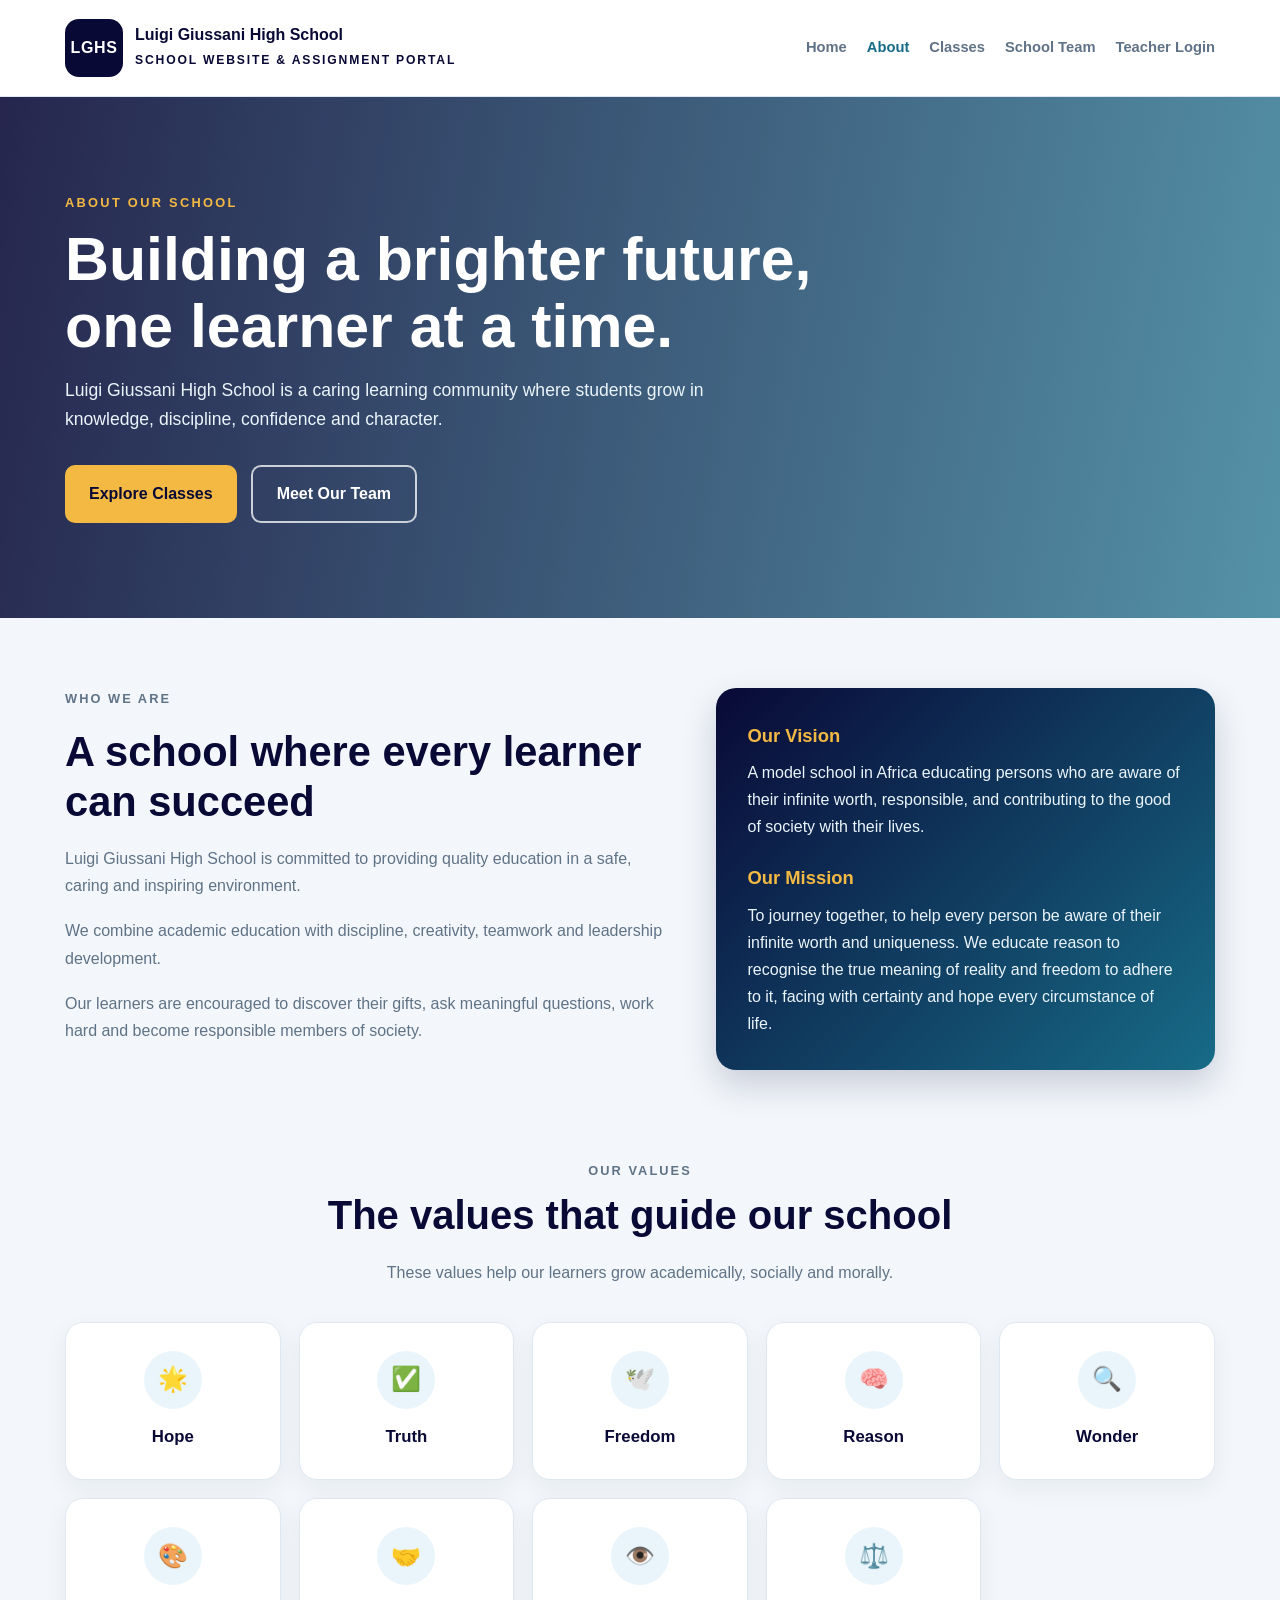
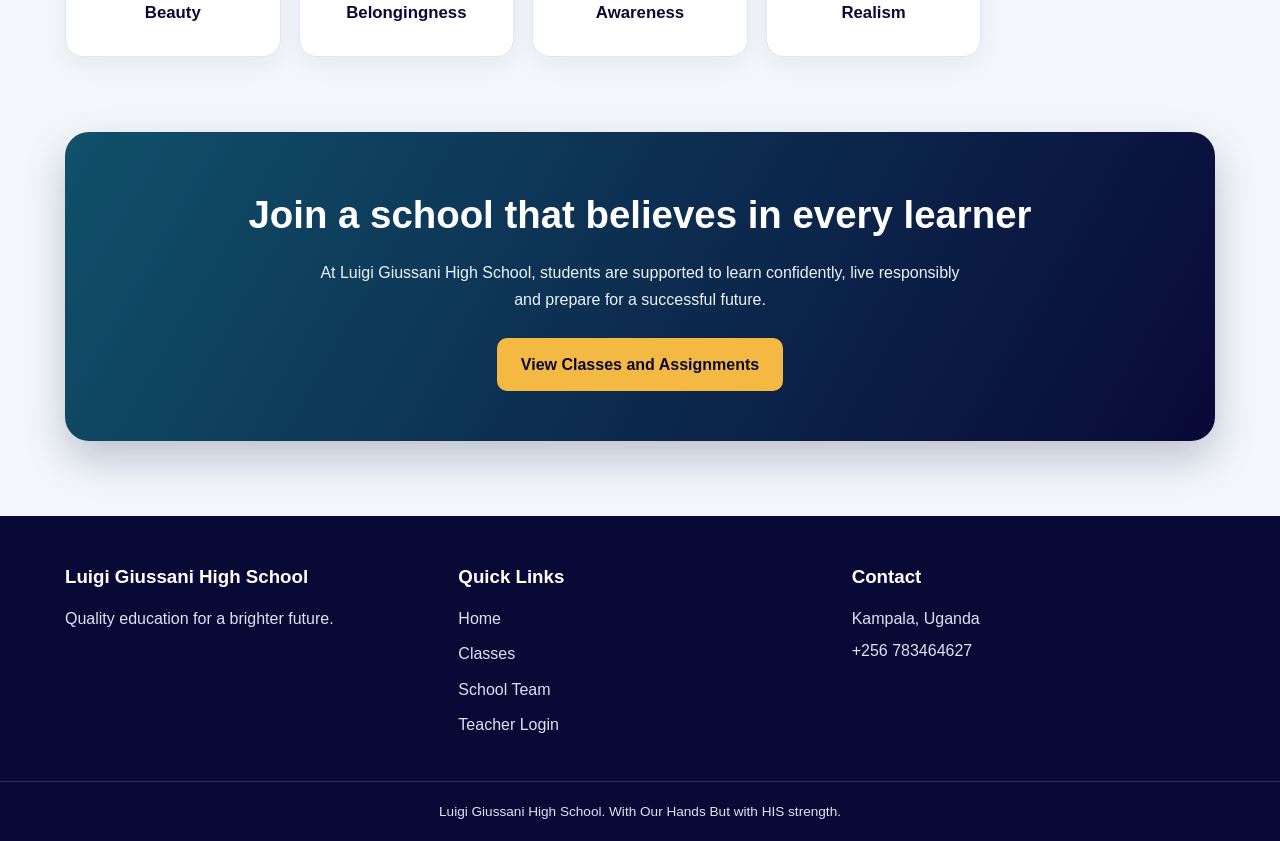
<file: about.html>
<!DOCTYPE html>
<html lang="en">
<head>
    <meta charset="UTF-8">

    <meta
        name="viewport"
        content="width=device-width, initial-scale=1.0"
    >

    <title>About Us | Luigi Giussani High School</title>

    <style>
        :root {
            --navy: #090936;
            --primary: #176b87;
            --primary-dark: #10516a;
            --gold: #f4b942;
            --background: #f3f7fb;
            --white: #ffffff;
            --text: #17283b;
            --muted: #607286;
            --border: #dfe8f0;
        }

        * {
            box-sizing: border-box;
        }

        body {
            margin: 0;
            font-family: Arial, Helvetica, sans-serif;
            line-height: 1.7;
            color: var(--text);
            background: var(--background);
        }

        a {
            color: inherit;
        }

        .container {
            width: min(1150px, calc(100% - 36px));
            margin-inline: auto;
        }

        /* HEADER */

        .site-header {
            background: var(--white);
            border-bottom: 1px solid var(--border);
        }

        .header-inner {
            min-height: 96px;
            display: flex;
            align-items: center;
            justify-content: space-between;
            gap: 24px;
        }

        .brand {
            display: flex;
            align-items: center;
            gap: 12px;
            text-decoration: none;
            color: var(--navy);
        }

        .logo-icon {
            display: grid;
            place-items: center;
            width: 58px;
            height: 58px;
            flex-shrink: 0;
            background: var(--navy);
            color: var(--white);
            border-radius: 14px;
            font-size: 1rem;
            font-weight: 800;
            letter-spacing: 0.04em;
        }

        .brand-name {
            display: block;
            font-size: 1rem;
            font-weight: 800;
            line-height: 1.25;
        }

        .brand-subtitle {
            display: block;
            margin-top: 5px;
            font-size: 0.76rem;
            font-weight: 700;
            letter-spacing: 0.15em;
        }

        .navigation {
            display: flex;
            align-items: center;
            flex-wrap: wrap;
            gap: 20px;
        }

        .navigation a {
            text-decoration: none;
            font-weight: 700;
            font-size: 0.92rem;
            color: var(--muted);
        }

        .navigation a:hover,
        .navigation a[aria-current="page"] {
            color: var(--primary);
        }

        /* HERO */

        .about-hero {
            position: relative;
            padding: 95px 0;
            color: var(--white);
            background:
                linear-gradient(
                    100deg,
                    rgba(9, 9, 54, 0.88),
                    rgba(23, 107, 135, 0.72)
                ),
                url("E:\kenneth\images\images.jpg") center/cover no-repeat;
        }

        .about-hero .eyebrow {
            margin: 0 0 12px;
            color: var(--gold);
            font-size: 0.8rem;
            font-weight: 800;
            letter-spacing: 0.18em;
        }

        .about-hero h1 {
            margin: 0 0 16px;
            max-width: 760px;
            font-size: clamp(2.2rem, 6vw, 3.8rem);
            line-height: 1.1;
        }

        .about-hero p {
            max-width: 680px;
            margin: 0;
            font-size: 1.1rem;
            color: #eaf4fb;
        }

        .hero-actions {
            display: flex;
            flex-wrap: wrap;
            gap: 14px;
            margin-top: 30px;
        }

        .button {
            display: inline-flex;
            align-items: center;
            justify-content: center;
            padding: 13px 24px;
            border-radius: 10px;
            font-weight: 800;
            text-decoration: none;
        }

        .gold-button {
            background: var(--gold);
            color: var(--navy);
        }

        .gold-button:hover {
            background: #ffd766;
        }

        .light-button {
            border: 2px solid rgba(255, 255, 255, 0.75);
            color: var(--white);
        }

        .light-button:hover {
            background: rgba(255, 255, 255, 0.15);
        }

        /* INTRODUCTION */

        .intro-section {
            padding: 70px 0;
        }

        .intro-grid {
            display: grid;
            grid-template-columns: 1.1fr 0.9fr;
            gap: 40px;
            align-items: start;
        }

        .section-eyebrow {
            margin: 0 0 10px;
            color: var(--primary);
            font-size: 0.8rem;
            font-weight: 800;
            letter-spacing: 0.16em;
        }

        .intro-section h2 {
            margin: 0 0 18px;
            color: var(--navy);
            font-size: clamp(1.8rem, 4vw, 2.6rem);
            line-height: 1.2;
        }

        .intro-section p {
            margin: 0 0 18px;
            color: var(--muted);
        }

        .highlight-card {
            padding: 32px;
            border-radius: 20px;
            color: var(--white);
            background: linear-gradient(
                135deg,
                var(--navy),
                var(--primary)
            );
            box-shadow: 0 15px 35px rgba(9, 9, 54, 0.18);
        }

        .highlight-card h3 {
            margin: 0 0 8px;
            color: var(--gold);
            font-size: 1.15rem;
        }

        .highlight-card p {
            margin: 0 0 22px;
            color: #eaf4fb;
        }

        .highlight-card p:last-child {
            margin-bottom: 0;
        }

        /* VALUES */

        .values-section {
            padding: 20px 0 75px;
        }

        .values-heading {
            max-width: 700px;
            margin: 0 auto 35px;
            text-align: center;
        }

        .values-heading h2 {
            margin: 0 0 10px;
            color: var(--navy);
            font-size: clamp(1.8rem, 4vw, 2.5rem);
        }

        .values-heading p {
            margin: 0;
            color: var(--muted);
        }

        .values-grid {
            display: grid;
            grid-template-columns: repeat(
                auto-fit,
                minmax(180px, 1fr)
            );
            gap: 18px;
        }

        .value-card {
            padding: 28px 18px;
            border: 1px solid var(--border);
            border-radius: 18px;
            background: var(--white);
            text-align: center;
            box-shadow: 0 8px 24px rgba(16, 40, 65, 0.06);
            transition: transform 0.25s ease;
        }

        .value-card:hover {
            transform: translateY(-6px);
        }

        .value-icon {
            display: grid;
            place-items: center;
            width: 58px;
            height: 58px;
            margin: 0 auto 14px;
            border-radius: 50%;
            background: #eaf5fb;
            color: var(--primary);
            font-size: 1.5rem;
        }

        .value-card h3 {
            margin: 0;
            color: var(--navy);
            font-size: 1.05rem;
        }

        /* CALL TO ACTION */

        .join-section {
            padding: 0 0 75px;
        }

        .join-card {
            padding: 50px 35px;
            border-radius: 24px;
            color: var(--white);
            text-align: center;
            background: linear-gradient(
                120deg,
                var(--primary-dark),
                var(--navy)
            );
            box-shadow: 0 18px 40px rgba(9, 9, 54, 0.22);
        }

        .join-card h2 {
            margin: 0 0 12px;
            font-size: clamp(1.7rem, 4vw, 2.4rem);
        }

        .join-card p {
            max-width: 640px;
            margin: 0 auto 25px;
            color: #eaf4fb;
        }

        /* FOOTER */

        .footer {
            padding: 45px 0 0;
            color: #d9e4f2;
            background: var(--navy);
        }

        .footer-grid {
            display: grid;
            grid-template-columns: repeat(
                auto-fit,
                minmax(220px, 1fr)
            );
            gap: 30px;
            padding-bottom: 35px;
        }

        .footer h3 {
            margin: 0 0 12px;
            color: var(--white);
        }

        .footer a {
            display: block;
            margin-bottom: 8px;
            color: #d9e4f2;
            text-decoration: none;
        }

        .footer a:hover {
            color: var(--gold);
        }

        .footer p {
            margin: 5px 0;
        }

        .copyright {
            padding: 18px;
            border-top: 1px solid rgba(255, 255, 255, 0.15);
            text-align: center;
            font-size: 0.85rem;
        }

        /* SMALL SCREENS */

        @media (max-width: 900px) {
            .intro-grid {
                grid-template-columns: 1fr;
            }

            .header-inner {
                flex-wrap: wrap;
                padding: 15px 0;
            }

            .navigation {
                width: 100%;
                gap: 14px;
            }
        }

        @media (max-width: 560px) {
            .about-hero {
                padding: 65px 0;
            }

            .intro-section,
            .values-section,
            .join-section {
                padding-top: 20px;
                padding-bottom: 45px;
            }

            .highlight-card,
            .join-card {
                padding: 28px 20px;
            }

            .logo-icon {
                width: 50px;
                height: 50px;
            }

            .brand-name {
                font-size: 0.9rem;
            }

            .brand-subtitle {
                font-size: 0.68rem;
            }

            .navigation {
                width: 100%;
                gap: 14px;
            }

            .navigation a {
                font-size: 0.85rem;
            }
        }
    </style>
</head>

<body>

<header class="site-header">
    <div class="container header-inner">

        <a href="index.html" class="brand">
            <span class="logo-icon">LGHS</span>

            <span>
                <span class="brand-name">
                    Luigi Giussani High School
                </span>

                <span class="brand-subtitle">
                    SCHOOL WEBSITE &amp; ASSIGNMENT PORTAL
                </span>
            </span>
        </a>

        <nav class="navigation" aria-label="Main navigation">
            <a href="index.html">Home</a>
            <a
                href="about.html"
                aria-current="page"
            >
                About
            </a>
            <a href="classes.html">Classes</a>
            <a href="school-team.html">School Team</a>
            <a href="teacher-login.html">Teacher Login</a>
        </nav>

    </div>
</header>

<section class="about-hero">
    <div class="container">

        <p class="eyebrow">
            ABOUT OUR SCHOOL
        </p>

        <h1>
            Building a brighter future,
            one learner at a time.
        </h1>

        <p>
            Luigi Giussani High School is a caring learning
            community where students grow in knowledge,
            discipline, confidence and character.
        </p>

        <div class="hero-actions">
            <a
                href="classes.html"
                class="button gold-button"
            >
                Explore Classes
            </a>

            <a
                href="school-team.html"
                class="button light-button"
            >
                Meet Our Team
            </a>
        </div>

    </div>
</section>

<main>

    <section class="intro-section">
        <div class="container">

            <div class="intro-grid">

                <div>
                    <p class="section-eyebrow">
                        WHO WE ARE
                    </p>

                    <h2>
                        A school where every learner
                        can succeed
                    </h2>

                    <p>
                        Luigi Giussani High School is committed
                        to providing quality education in a safe,
                        caring and inspiring environment.
                    </p>

                    <p>
                        We combine academic education with
                        discipline, creativity, teamwork and
                        leadership development.
                    </p>

                    <p>
                        Our learners are encouraged to discover
                        their gifts, ask meaningful questions,
                        work hard and become responsible members
                        of society.
                    </p>
                </div>

                <div class="highlight-card">

                    <h3>Our Vision</h3>

                    <p>
                        A model school in Africa educating persons
                        who are aware of their infinite worth,
                        responsible, and contributing to the good
                        of society with their lives.
                    </p>

                    <h3>Our Mission</h3>

                    <p>
                        To journey together, to help every person
                        be aware of their infinite worth and
                        uniqueness. We educate reason to recognise
                        the true meaning of reality and freedom to
                        adhere to it, facing with certainty and
                        hope every circumstance of life.
                    </p>

                </div>

            </div>

        </div>
    </section>

    <section class="values-section">
        <div class="container">

            <div class="values-heading">
                <p class="section-eyebrow">
                    OUR VALUES
                </p>

                <h2>
                    The values that guide our school
                </h2>

                <p>
                    These values help our learners grow academically,
                    socially and morally.
                </p>
            </div>

            <div class="values-grid">

                <div class="value-card">
                    <div class="value-icon">🌟</div>
                    <h3>Hope</h3>
                </div>

                <div class="value-card">
                    <div class="value-icon">✅</div>
                    <h3>Truth</h3>
                </div>

                <div class="value-card">
                    <div class="value-icon">🕊️</div>
                    <h3>Freedom</h3>
                </div>

                <div class="value-card">
                    <div class="value-icon">🧠</div>
                    <h3>Reason</h3>
                </div>

                <div class="value-card">
                    <div class="value-icon">🔍</div>
                    <h3>Wonder</h3>
                </div>

                <div class="value-card">
                    <div class="value-icon">🎨</div>
                    <h3>Beauty</h3>
                </div>

                <div class="value-card">
                    <div class="value-icon">🤝</div>
                    <h3>Belongingness</h3>
                </div>

                <div class="value-card">
                    <div class="value-icon">👁️</div>
                    <h3>Awareness</h3>
                </div>

                <div class="value-card">
                    <div class="value-icon">⚖️</div>
                    <h3>Realism</h3>
                </div>

            </div>

        </div>
    </section>

    <section class="join-section">
        <div class="container">

            <div class="join-card">

                <h2>
                    Join a school that believes
                    in every learner
                </h2>

                <p>
                    At Luigi Giussani High School, students are
                    supported to learn confidently, live responsibly
                    and prepare for a successful future.
                </p>

                <a
                    href="classes.html"
                    class="button gold-button"
                >
                    View Classes and Assignments
                </a>

            </div>

        </div>
    </section>

</main>

<footer class="footer">
    <div class="container footer-grid">

        <div>
            <h3>Luigi Giussani High School</h3>

            <p>
                Quality education for a brighter future.
            </p>
        </div>

        <div>
            <h3>Quick Links</h3>

            <a href="index.html">Home</a>
            <a href="classes.html">Classes</a>
            <a href="school-team.html">School Team</a>
            <a href="teacher-login.html">Teacher Login</a>
        </div>

        <div>
            <h3>Contact</h3>

            <p>Kampala, Uganda</p>
            <p>+256 783464627</p>
        </div>

    </div>

    <div class="copyright">
        Luigi Giussani High School.
        With Our Hands But with HIS strength.
    </div>
</footer>

<script src="script.js"></script>

</body>
</html>
</file>
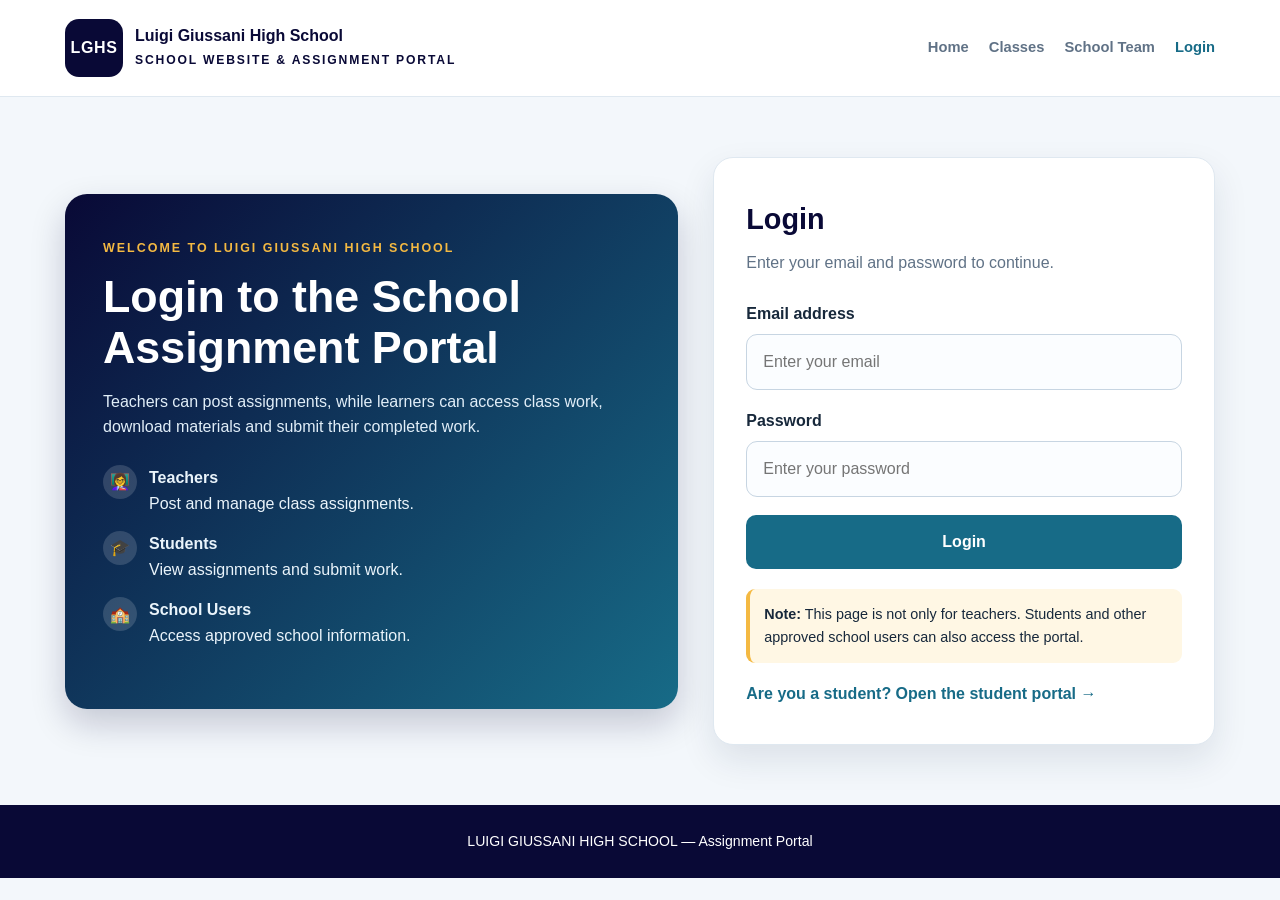
<file: create-assignment.html>
<!DOCTYPE html>
<html lang="en">
<head>
    <meta charset="UTF-8">

    <meta
        name="viewport"
        content="width=device-width, initial-scale=1.0"
    >

    <title>Create Assignment | Luigi Giussani High School</title>

    <style>
        :root {
            --navy: #090936;
            --primary: #176b87;
            --primary-dark: #10516a;
            --gold: #f4b942;
            --background: #f3f7fb;
            --text: #17283b;
            --muted: #607286;
            --border: #dfe8f0;
        }

        * {
            box-sizing: border-box;
        }

        body {
            margin: 0;
            font-family: Arial, Helvetica, sans-serif;
            line-height: 1.6;
            color: var(--text);
            background: var(--background);
        }

        a {
            color: inherit;
        }

        button,
        input,
        textarea {
            font: inherit;
        }

        .container {
            width: min(900px, calc(100% - 36px));
            margin-inline: auto;
        }

        /* HEADER */

        .site-header {
            background: var(--white);
            border-bottom: 1px solid var(--border);
        }

        .header-inner {
            min-height: 96px;
            display: flex;
            align-items: center;
            justify-content: space-between;
            gap: 24px;
        }

        .brand {
            display: flex;
            align-items: center;
            gap: 12px;
            text-decoration: none;
            color: var(--navy);
        }

        .logo-icon {
            display: grid;
            place-items: center;
            width: 58px;
            height: 58px;
            flex-shrink: 0;
            background: var(--navy);
            color: var(--white);
            border-radius: 14px;
            font-size: 1rem;
            font-weight: 800;
            letter-spacing: 0.04em;
        }

        .brand-name {
            display: block;
            font-size: 1rem;
            font-weight: 800;
            line-height: 1.25;
        }

        .brand-subtitle {
            display: block;
            margin-top: 5px;
            font-size: 0.76rem;
            font-weight: 700;
            letter-spacing: 0.15em;
        }

        .navigation {
            display: flex;
            align-items: center;
            flex-wrap: wrap;
            gap: 20px;
        }

        .navigation a {
            text-decoration: none;
            font-weight: 700;
            font-size: 0.92rem;
            color: var(--muted);
        }

        .navigation a:hover,
        .navigation a[aria-current="page"] {
            color: var(--primary);
        }

        /* BANNER */

        .banner {
            padding: 48px 0;
            color: var(--white);
            background: linear-gradient(
                120deg,
                var(--navy),
                var(--primary)
            );
        }

        .eyebrow {
            margin: 0 0 10px;
            color: var(--gold);
            font-size: 0.76rem;
            font-weight: 800;
            letter-spacing: 0.16em;
        }

        .banner h1 {
            margin: 0 0 10px;
            font-size: clamp(1.9rem, 5vw, 3rem);
            line-height: 1.15;
        }

        .banner p {
            margin: 0;
            color: #e1eef8;
        }

        /* FORM */

        main {
            padding: 35px 0 60px;
        }

        .assignment-location {
            padding: 16px 20px;
            margin-bottom: 25px;
            border-left: 4px solid var(--gold);
            border-radius: 9px;
            background: #fff7e4;
            font-weight: 800;
        }

        .form-card {
            padding: 30px;
            border: 1px solid var(--border);
            border-radius: 16px;
            background: var(--white);
            box-shadow: 0 8px 24px rgba(16, 40, 65, 0.05);
        }

        .form-card h2 {
            margin: 0 0 20px;
            color: var(--navy);
        }

        label {
            display: block;
            margin-bottom: 8px;
            font-weight: 800;
        }

        input[type="text"],
        input[type="date"],
        textarea,
        input[type="file"] {
            display: block;
            width: 100%;
            padding: 13px 15px;
            margin-bottom: 20px;
            border: 1px solid #c7d5e2;
            border-radius: 11px;
            background: var(--white);
            color: var(--text);
        }

        textarea {
            min-height: 160px;
            resize: vertical;
        }

        input:focus,
        textarea:focus {
            outline: 3px solid #d0e8f2;
            border-color: var(--primary);
        }

        .file-help {
            margin: -12px 0 20px;
            color: var(--muted);
            font-size: 0.88rem;
        }

        .publish-button {
            display: inline-flex;
            align-items: center;
            justify-content: center;
            width: 100%;
            padding: 14px 20px;
            border: none;
            border-radius: 10px;
            background: var(--primary);
            color: var(--white);
            font-weight: 800;
            cursor: pointer;
        }

        .publish-button:hover {
            background: var(--primary-dark);
        }

        .back-link {
            display: inline-block;
            margin-top: 25px;
            color: var(--primary);
            font-weight: 800;
            text-decoration: none;
        }

        .back-link:hover {
            text-decoration: underline;
        }

        /* FOOTER */

        .footer {
            padding: 25px 18px;
            color: #ffffff;
            background: var(--navy);
            text-align: center;
            font-size: 0.88rem;
        }

        @media (max-width: 650px) {
            .header-inner {
                flex-wrap: wrap;
                padding: 14px 0;
            }

            .navigation {
                width: 100%;
                gap: 14px;
            }

            .form-card {
                padding: 20px;
            }

            .logo-icon {
                width: 50px;
                height: 50px;
            }

            .brand-name {
                font-size: 0.9rem;
            }
        }
    </style>
</head>

<body>

<header class="site-header">
    <div class="container header-inner">

        <a href="index.html" class="brand">
            <span class="logo-icon">LGHS</span>

            <span>
                <span class="brand-name">
                    Luigi Giussani High School
                </span>

                <span class="brand-subtitle">
                    SCHOOL WEBSITE &amp; ASSIGNMENT PORTAL
                </span>
            </span>
        </a>

        <nav class="navigation" aria-label="Main navigation">
            <a href="index.html">Home</a>
            <a href="teacher-dashboard.html">Dashboard</a>
            <a href="teacher-login.html">Logout</a>
        </nav>

    </div>
</header>

<section class="banner">
    <div class="container">
        <p class="eyebrow">TEACHER WORKSPACE</p>

        <h1>Create Assignment</h1>

        <p>
            Write the instructions and attach the assignment
            paper for your learners.
        </p>
    </div>
</section>

<main class="container">

    <p id="assignmentLocation" class="assignment-location">
        Loading selected class...
    </p>

    <section class="form-card">

        <h2>Assignment details</h2>

        <form id="assignmentForm">

            <label for="assignmentTitle">
                Assignment title
            </label>

            <input
                type="text"
                id="assignmentTitle"
                placeholder="Example: Forces and Motion Exercise"
                required
            >

            <label for="assignmentInstructions">
                Instructions
            </label>

            <textarea
                id="assignmentInstructions"
                placeholder="Write clear instructions for the learners"
                required
            ></textarea>

            <label for="assignmentDueDate">
                Due date
            </label>

            <input
                type="date"
                id="assignmentDueDate"
                required
            >

            <label for="assignmentFile">
                Attach assignment paper or notes
            </label>

            <input
                type="file"
                id="assignmentFile"
                accept=".pdf,.doc,.docx,.ppt,.pptx,.jpg,.jpeg,.png"
                required
            >

            <p class="file-help">
                You can attach a PDF, Word document,
                PowerPoint, JPG or PNG file.
            </p>

            <button
                type="submit"
                class="publish-button"
            >
                Publish Assignment
            </button>

        </form>

    </section>

    <a
        href="teacher-dashboard.html"
        class="back-link"
    >
        ← Back to teacher dashboard
    </a>

</main>

<footer class="footer">
    LUIGI GIUSSANI HIGH SCHOOL — Assignment Portal
</footer>

<script>
(function () {
    "use strict";

    const parameters = new URLSearchParams(
        window.location.search
    );

    const className =
        parameters.get("class") ||
        sessionStorage.getItem("selectedClass");

    const subjectName =
        parameters.get("subject") ||
        sessionStorage.getItem("selectedSubject");

    const locationBox =
        document.getElementById("assignmentLocation");

    const form =
        document.getElementById("assignmentForm");

    const titleInput =
        document.getElementById("assignmentTitle");

    const instructionsInput =
        document.getElementById("assignmentInstructions");

    const dueDateInput =
        document.getElementById("assignmentDueDate");

    const fileInput =
        document.getElementById("assignmentFile");

    let fileData = "";
    let fileName = "";

    try {
        const teacherLoggedIn =
            sessionStorage.getItem("teacherLoggedIn");

        if (teacherLoggedIn !== "true") {
            window.location.replace(
                "teacher-login.html"
            );
            return;
        }
    } catch (error) {
        console.error(error);
        window.location.replace(
            "teacher-login.html"
        );
        return;
    }

    if (!className || !subjectName) {
        locationBox.textContent =
            "Choose a subject and class from the teacher dashboard first.";
        form.hidden = true;
        return;
    }

    locationBox.textContent =
        "You are posting work for: " +
        subjectName + " — " + className;

    fileInput.addEventListener(
        "change",
        function () {
            const selectedFile =
                fileInput.files[0];

            if (!selectedFile) {
                fileData = "";
                fileName = "";
                return;
            }

            const allowedTypes = [
                "application/pdf",
                "application/msword",
                "application/vnd.openxmlformats-officedocument.wordprocessingml.document",
                "application/vnd.ms-powerpoint",
                "application/vnd.openxmlformats-officedocument.presentationml.presentation",
                "image/jpeg",
                "image/png"
            ];

            if (
                !allowedTypes.includes(
                    selectedFile.type
                )
            ) {
                alert(
                    "Please attach a PDF, Word, PowerPoint, JPG or PNG file."
                );

                fileInput.value = "";
                fileData = "";
                fileName = "";
                return;
            }

            if (
                selectedFile.size >
                8 * 1024 * 1024
            ) {
                alert(
                    "The file is too large. Please attach a file smaller than 8 MB."
                );

                fileInput.value = "";
                fileData = "";
                fileName = "";
                return;
            }

            fileName = selectedFile.name;

            const reader = new FileReader();

            reader.onload = function (event) {
                fileData = event.target.result;
            };

            reader.onerror = function () {
                alert(
                    "The file could not be read. Please try again."
                );

                fileInput.value = "";
                fileData = "";
                fileName = "";
            };

            reader.readAsDataURL(selectedFile);
        }
    );

    form.addEventListener(
        "submit",
        function (event) {
            event.preventDefault();

            const title =
                titleInput.value.trim();

            const instructions =
                instructionsInput.value.trim();

            const dueDate =
                dueDateInput.value;

            if (!title) {
                alert(
                    "Please enter the assignment title."
                );
                return;
            }

            if (!instructions) {
                alert(
                    "Please enter the instructions."
                );
                return;
            }

            if (!dueDate) {
                alert(
                    "Please choose the due date."
                );
                return;
            }

            if (!fileData) {
                alert(
                    "Please wait for the file to finish loading, or attach the assignment paper."
                );
                return;
            }

            let assignments;

            try {
                assignments = JSON.parse(
                    localStorage.getItem(
                        "assignments"
                    )
                ) || [];
            } catch (error) {
                console.error(error);
                assignments = [];
            }

            const teacherName =
                sessionStorage.getItem(
                    "teacherName"
                ) || "Teacher";

            const teacherEmail =
                sessionStorage.getItem(
                    "teacherEmail"
                ) || "";

            const newAssignment = {
                id: Date.now(),
                teacherName: teacherName,
                teacherEmail: teacherEmail,
                className: className,
                subjectName: subjectName,
                title: title,
                instructions: instructions,
                dueDate: dueDate,
                fileName: fileName,
                fileData: fileData,
                datePosted:
                    new Date().toLocaleString()
            };

            assignments.push(newAssignment);

            try {
                localStorage.setItem(
                    "assignments",
                    JSON.stringify(assignments)
                );
            } catch (error) {
                console.error(error);

                alert(
                    "The assignment could not be saved. The file may be too large for browser storage. Try a smaller file."
                );

                return;
            }

            alert(
                "Assignment posted successfully."
            );

            window.location.href =
                "teacher-dashboard.html";
        }
    );
})();
</script>

</body>
</html>
</file>
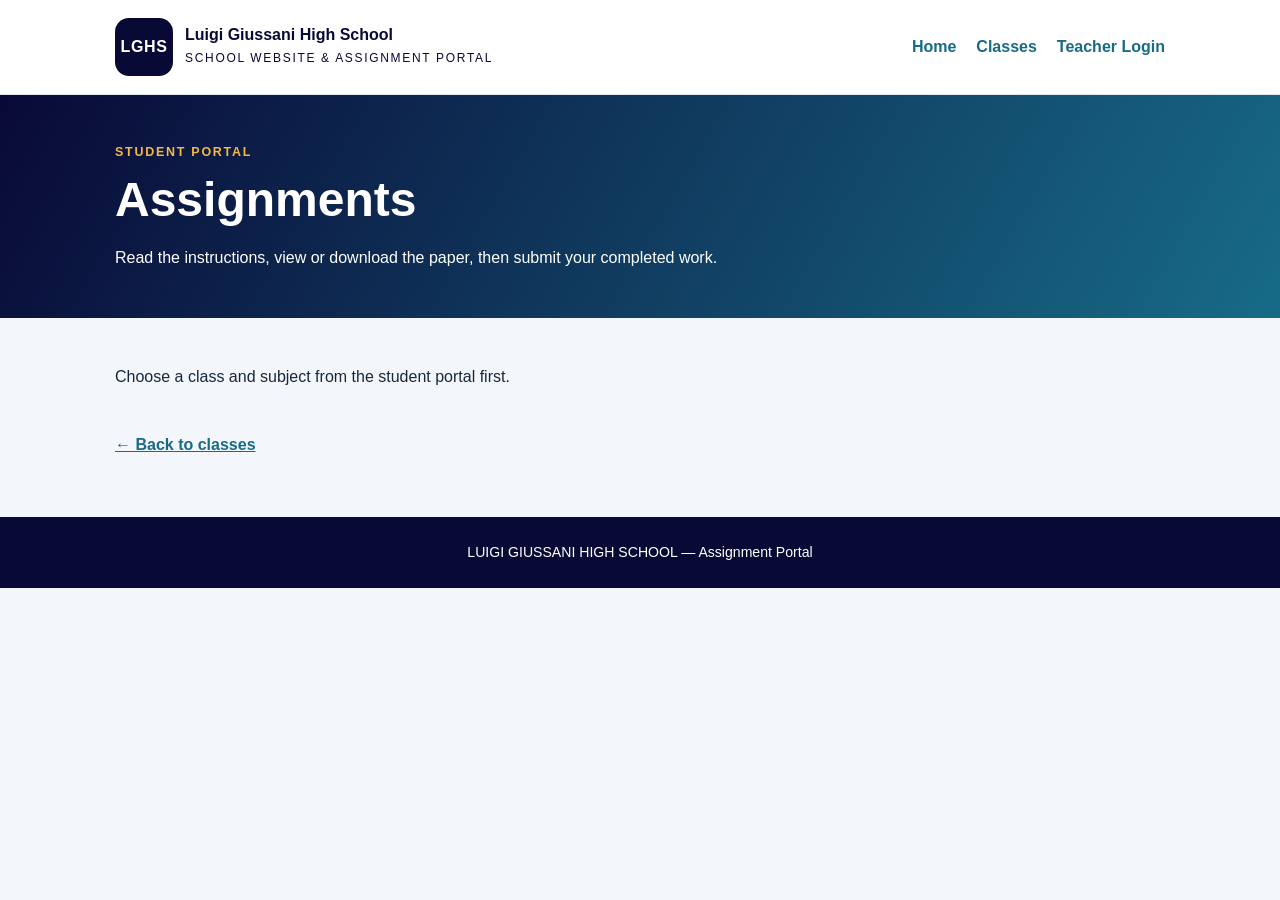
<file: subject.html>
<!DOCTYPE html>
<html lang="en">
<head>
    <meta charset="UTF-8">

    <meta
        name="viewport"
        content="width=device-width, initial-scale=1.0"
    >

    <title>Assignments | Luigi Giussani High School</title>

    <link
        rel="icon"
        type="image/jpeg"
        href="images/image.jpg"
    >

    <style>
        :root {
            --navy: #090936;
            --primary: #176b87;
            --primary-dark: #10516a;
            --gold: #f4b942;
            --background: #f3f7fb;
            --text: #17283b;
            --muted: #607286;
            --border: #dfe8f0;
        }

        * {
            box-sizing: border-box;
        }

        body {
            margin: 0;
            font-family: Arial, Helvetica, sans-serif;
            line-height: 1.6;
            color: var(--text);
            background: var(--background);
        }

        .container {
            width: min(1050px, calc(100% - 36px));
            margin-inline: auto;
        }

        .header {
            background: #ffffff;
            border-bottom: 1px solid var(--border);
        }

        .header-inner {
            min-height: 94px;
            display: flex;
            align-items: center;
            justify-content: space-between;
            gap: 20px;
        }

        .brand {
            display: flex;
            align-items: center;
            gap: 12px;
            text-decoration: none;
            color: var(--navy);
        }

        .logo-icon {
            display: grid;
            place-items: center;
            width: 58px;
            height: 58px;
            flex-shrink: 0;
            background: var(--navy);
            color: #ffffff;
            border-radius: 14px;
            font-size: 1rem;
            font-weight: 800;
            letter-spacing: 0.04em;
        }

        .brand-name {
            display: block;
            font-weight: 800;
            line-height: 1.25;
        }

        .brand-subtitle {
            display: block;
            margin-top: 4px;
            font-size: 0.75rem;
            letter-spacing: 0.14em;
        }

        .navigation {
            display: flex;
            flex-wrap: wrap;
            gap: 20px;
        }

        .navigation a {
            color: var(--primary);
            text-decoration: none;
            font-weight: 700;
        }

        .banner {
            padding: 48px 0;
            color: #ffffff;
            background: linear-gradient(
                120deg,
                var(--navy),
                var(--primary)
            );
        }

        .eyebrow {
            margin: 0 0 8px;
            color: var(--gold);
            font-size: 0.78rem;
            font-weight: 800;
            letter-spacing: 0.14em;
        }

        .banner h1 {
            margin: 0 0 10px;
            font-size: clamp(1.8rem, 5vw, 3rem);
            line-height: 1.2;
        }

        .banner p:last-child {
            margin-bottom: 0;
        }

        main {
            padding: 30px 0 60px;
        }

        .notice {
            padding: 16px 20px;
            margin-bottom: 24px;
            border-left: 4px solid var(--gold);
            border-radius: 9px;
            background: #fff7e4;
        }

        .assignment-list {
            display: grid;
            gap: 24px;
        }

        .assignment-card {
            padding: 28px;
            border: 1px solid var(--border);
            border-radius: 16px;
            background: #ffffff;
            box-shadow: 0 8px 24px rgba(16, 40, 65, 0.05);
        }

        .assignment-top {
            display: flex;
            align-items: flex-start;
            justify-content: space-between;
            gap: 20px;
        }

        .assignment-top h2 {
            margin: 0;
            font-size: 1.4rem;
            overflow-wrap: anywhere;
        }

        .due-date {
            padding: 6px 12px;
            border-radius: 20px;
            background: #eaf5fb;
            color: var(--primary-dark);
            font-size: 0.85rem;
            font-weight: 700;
            white-space: nowrap;
        }

        .instructions {
            margin-top: 20px;
            white-space: pre-wrap;
            overflow-wrap: anywhere;
        }

        .teacher-name {
            color: var(--muted);
            font-size: 0.9rem;
        }

        .attachment {
            margin-top: 22px;
            padding: 20px;
            border: 1px solid var(--border);
            border-radius: 12px;
            background: #f8fbfe;
        }

        .attachment h3 {
            margin: 0 0 8px;
            font-size: 1rem;
        }

        .file-name {
            margin: 0 0 16px;
            color: var(--muted);
            overflow-wrap: anywhere;
        }

        .file-actions {
            display: flex;
            flex-wrap: wrap;
            gap: 12px;
        }

        .button {
            display: inline-flex;
            align-items: center;
            justify-content: center;
            padding: 11px 17px;
            border: 1px solid var(--primary);
            border-radius: 8px;
            font-weight: 700;
            text-decoration: none;
        }

        .primary-button {
            color: #ffffff;
            background: var(--primary);
        }

        .primary-button:hover {
            background: var(--primary-dark);
        }

        .outline-button {
            color: var(--primary);
            background: #ffffff;
        }

        .outline-button:hover {
            background: #eaf5fb;
        }

        .file-note {
            margin: 14px 0 0;
            color: var(--muted);
            font-size: 0.88rem;
        }

        .warning {
            color: #8a4600;
        }

        .submission-section {
            margin-top: 22px;
            padding-top: 20px;
            border-top: 1px solid var(--border);
        }

        .back-link {
            display: inline-block;
            margin-top: 26px;
            color: var(--primary);
            font-weight: 700;
        }

        .footer {
            padding: 24px 18px;
            color: #ffffff;
            background: var(--navy);
            text-align: center;
            font-size: 0.88rem;
        }

        [hidden] {
            display: none !important;
        }

        @media (max-width: 650px) {
            .header-inner {
                flex-wrap: wrap;
                padding: 14px 0;
            }

            .navigation {
                width: 100%;
                font-size: 0.9rem;
            }

            .assignment-top {
                flex-direction: column;
                gap: 12px;
            }

            .assignment-card {
                padding: 20px;
            }

            .attachment {
                padding: 16px;
            }

            .brand-name {
                font-size: 0.9rem;
            }

            .logo-icon {
                width: 48px;
                height: 48px;
            }
        }
    </style>
</head>

<body>

<header class="header">
    <div class="container header-inner">

        <a href="index.html" class="brand">
            <span class="logo-icon">LGHS</span>

            <span>
                <span class="brand-name">
                    Luigi Giussani High School
                </span>

                <span class="brand-subtitle">
                    SCHOOL WEBSITE &amp; ASSIGNMENT PORTAL
                </span>
            </span>
        </a>

        <nav class="navigation" aria-label="Main navigation">
            <a href="index.html">Home</a>
            <a href="classes.html">Classes</a>
            <a href="teacher-login.html">Teacher Login</a>
        </nav>

    </div>
</header>

<section class="banner">
    <div class="container">
        <p id="classLabel" class="eyebrow">STUDENT PORTAL</p>

        <h1 id="subjectHeading">Assignments</h1>

        <p>
            Read the instructions, view or download the paper,
            then submit your completed work.
        </p>
    </div>
</section>

<main class="container">

    <p id="pageStatus" role="status" aria-live="polite">
        Loading assignments...
    </p>

    <div id="assignmentList" class="assignment-list"></div>

    <a href="classes.html" id="backLink" class="back-link">
        ← Back to classes
    </a>

    <noscript>
        <p>Enable JavaScript to load assignments.</p>
    </noscript>

</main>

<footer class="footer">
    LUIGI GIUSSANI HIGH SCHOOL — Assignment Portal
</footer>

<script>
(function () {
    "use strict";

    const parameters = new URLSearchParams(
        window.location.search
    );

    const className = parameters.get("class");
    const subjectName = parameters.get("subject");

    const classLabel =
        document.getElementById("classLabel");

    const subjectHeading =
        document.getElementById("subjectHeading");

    const status =
        document.getElementById("pageStatus");

    const assignmentList =
        document.getElementById("assignmentList");

    const backLink =
        document.getElementById("backLink");

    const validClasses = [
        "S1", "S2", "S3", "S4", "S5", "S6"
    ];

    if (
        !validClasses.includes(className) ||
        !subjectName
    ) {
        status.textContent =
            "Choose a class and subject from the student portal first.";
        return;
    }

    try {
        if (
            sessionStorage.getItem("allowedClass") !==
            className
        ) {
            window.location.replace(
                "class.html?class=" +
                encodeURIComponent(className)
            );
            return;
        }
    } catch (error) {
        status.textContent =
            "Browser storage is unavailable. Open the project " +
            "with Live Server and enter the class code again.";
        console.error(error);
        return;
    }

    classLabel.textContent =
        className + " SUBJECT";

    subjectHeading.textContent =
        subjectName + " Assignments";

    backLink.href =
        "class.html?class=" +
        encodeURIComponent(className);

    backLink.textContent =
        "← Back to " + className + " subjects";

    let assignments;

    try {
        const stored = localStorage.getItem(
            "assignments"
        );

        assignments = stored
            ? JSON.parse(stored)
            : [];

        if (!Array.isArray(assignments)) {
            throw new Error(
                "Invalid assignment data."
            );
        }
    } catch (error) {
        status.textContent =
            "Assignments could not be loaded. Please contact the teacher.";
        console.error(error);
        return;
    }

    const matching = assignments.filter(
        function (assignment) {
            return (
                assignment &&
                assignment.className === className &&
                assignment.subjectName === subjectName
            );
        }
    );

    if (matching.length === 0) {
        status.textContent =
            "No assignments have been saved for this class and subject.";
        return;
    }

    status.textContent =
        matching.length + " assignment(s) available.";

    const supportedFiles = {
        pdf: {
            mime: "application/pdf",
            preview: true
        },
        jpg: {
            mime: "image/jpeg",
            preview: true
        },
        jpeg: {
            mime: "image/jpeg",
            preview: true
        },
        png: {
            mime: "image/png",
            preview: true
        },
        doc: {
            mime: "application/msword",
            preview: false
        },
        docx: {
            mime: "application/vnd.openxmlformats-officedocument.wordprocessingml.document",
            preview: false
        },
        ppt: {
            mime: "application/vnd.ms-powerpoint",
            preview: false
        },
        pptx: {
            mime: "application/vnd.openxmlformats-officedocument.presentationml.presentation",
            preview: false
        }
    };

    function createFileUrl(fileData, mimeType) {
        const match = /^data:[^,]*;base64,([A-Za-z0-9+/=\s]+)$/.exec(
            fileData
        );

        if (!match) {
            throw new Error(
                "The stored document format is invalid."
            );
        }

        const decoded = atob(
            match[1].replace(/\s/g, "")
        );

        const bytes = new Uint8Array(
            decoded.length
        );

        for (
            let index = 0;
            index < decoded.length;
            index++
        ) {
            bytes[index] =
                decoded.charCodeAt(index);
        }

        const blob = new Blob([bytes], {
            type: mimeType
        });

        return URL.createObjectURL(blob);
    }

    matching.slice().reverse().forEach(
        function (assignment) {
            const card =
                document.createElement("article");

            card.className = "assignment-card";

            const top =
                document.createElement("div");

            top.className = "assignment-top";

            const title =
                document.createElement("h2");

            title.textContent =
                assignment.title ||
                "Untitled assignment";

            const dueDate =
                document.createElement("span");

            dueDate.className = "due-date";

            dueDate.textContent =
                "Due: " +
                (assignment.dueDate ||
                    "Not specified");

            top.append(title, dueDate);

            const instructions =
                document.createElement("p");

            instructions.className =
                "instructions";

            instructions.textContent =
                assignment.instructions || "";

            const teacher =
                document.createElement("p");

            teacher.className = "teacher-name";

            teacher.textContent =
                "Posted by " +
                (assignment.teacherName ||
                    "Teacher");

            const attachment =
                document.createElement("div");

            attachment.className = "attachment";

            const attachmentTitle =
                document.createElement("h3");

            attachmentTitle.textContent =
                "Assignment paper";

            attachment.appendChild(
                attachmentTitle
            );

            const fileName =
                typeof assignment.fileName ===
                "string"
                    ? assignment.fileName
                    : "";

            const extension = fileName
                .split(".")
                .pop()
                .toLowerCase();

            const fileSettings =
                supportedFiles[extension];

            if (
                !fileName ||
                typeof assignment.fileData !==
                    "string" ||
                !assignment.fileData
            ) {
                const warning =
                    document.createElement("p");

                warning.className = "warning";

                warning.textContent =
                    "The actual paper was not saved with this assignment. " +
                    "The teacher must post it again with the document attached.";

                attachment.appendChild(warning);
            } else if (!fileSettings) {
                const warning =
                    document.createElement("p");

                warning.className = "warning";

                warning.textContent =
                    "This attachment type is not supported by this demonstration.";

                attachment.appendChild(warning);
            } else {
                try {
                    const fileUrl = createFileUrl(
                        assignment.fileData,
                        fileSettings.mime
                    );

                    const nameLabel =
                        document.createElement("p");

                    nameLabel.className =
                        "file-name";

                    nameLabel.textContent =
                        fileName;

                    const actions =
                        document.createElement("div");

                    actions.className =
                        "file-actions";

                    if (fileSettings.preview) {
                        const view =
                            document.createElement("a");

                        view.className =
                            "button outline-button";

                        view.href = fileUrl;
                        view.target = "_blank";
                        view.rel = "noopener";
                        view.textContent =
                            "View Paper";

                        actions.appendChild(view);
                    }

                    const download =
                        document.createElement("a");

                    download.className =
                        "button primary-button";

                    download.href = fileUrl;
                    download.download = fileName;
                    download.textContent =
                        "Download Assignment";

                    actions.appendChild(download);

                    const note =
                        document.createElement("p");

                    note.className = "file-note";

                    note.textContent =
                        fileSettings.preview
                            ? "If the paper does not open in your browser, use Download Assignment."
                            : "Download this document and open it in a compatible Word or PowerPoint application.";

                    attachment.append(
                        nameLabel,
                        actions,
                        note
                    );
                } catch (error) {
                    console.error(error);

                    const warning =
                        document.createElement("p");

                    warning.className = "warning";

                    warning.textContent =
                        "The saved paper could not be opened. " +
                        "Ask the teacher to attach and post it again.";

                    attachment.appendChild(
                        warning
                    );
                }
            }

            /* ============================
               SUBMIT WORK BUTTON
               ============================ */

            const submissionSection =
                document.createElement("div");

            submissionSection.className =
                "submission-section";

            const submissionActions =
                document.createElement("div");

            submissionActions.className =
                "file-actions";

            const submitButton =
                document.createElement("a");

            submitButton.className =
                "button primary-button";

            submitButton.href =
                "submit-work.html";

            submitButton.textContent =
                "Submit Work";

            submitButton.addEventListener(
                "click",
                function (event) {
                    event.preventDefault();

                    const selectedAssignment = {
                        ...assignment,
                        subject: subjectName,
                        subjectName: subjectName,
                        className: className
                    };

                    try {
                        localStorage.setItem(
                            "currentAssignment",
                            JSON.stringify(
                                selectedAssignment
                            )
                        );
                    } catch (error) {
                        console.error(error);

                        alert(
                            "The assignment could not be prepared for submission. Please try again."
                        );

                        return;
                    }

                    window.location.href =
                        "submit-work.html";
                }
            );

            submissionActions.appendChild(
                submitButton
            );

            submissionSection.appendChild(
                submissionActions
            );

            card.append(
                top,
                instructions,
                teacher,
                attachment,
                submissionSection
            );

            assignmentList.appendChild(card);
        }
    );
})();
</script>

</body>
</html>
</file>
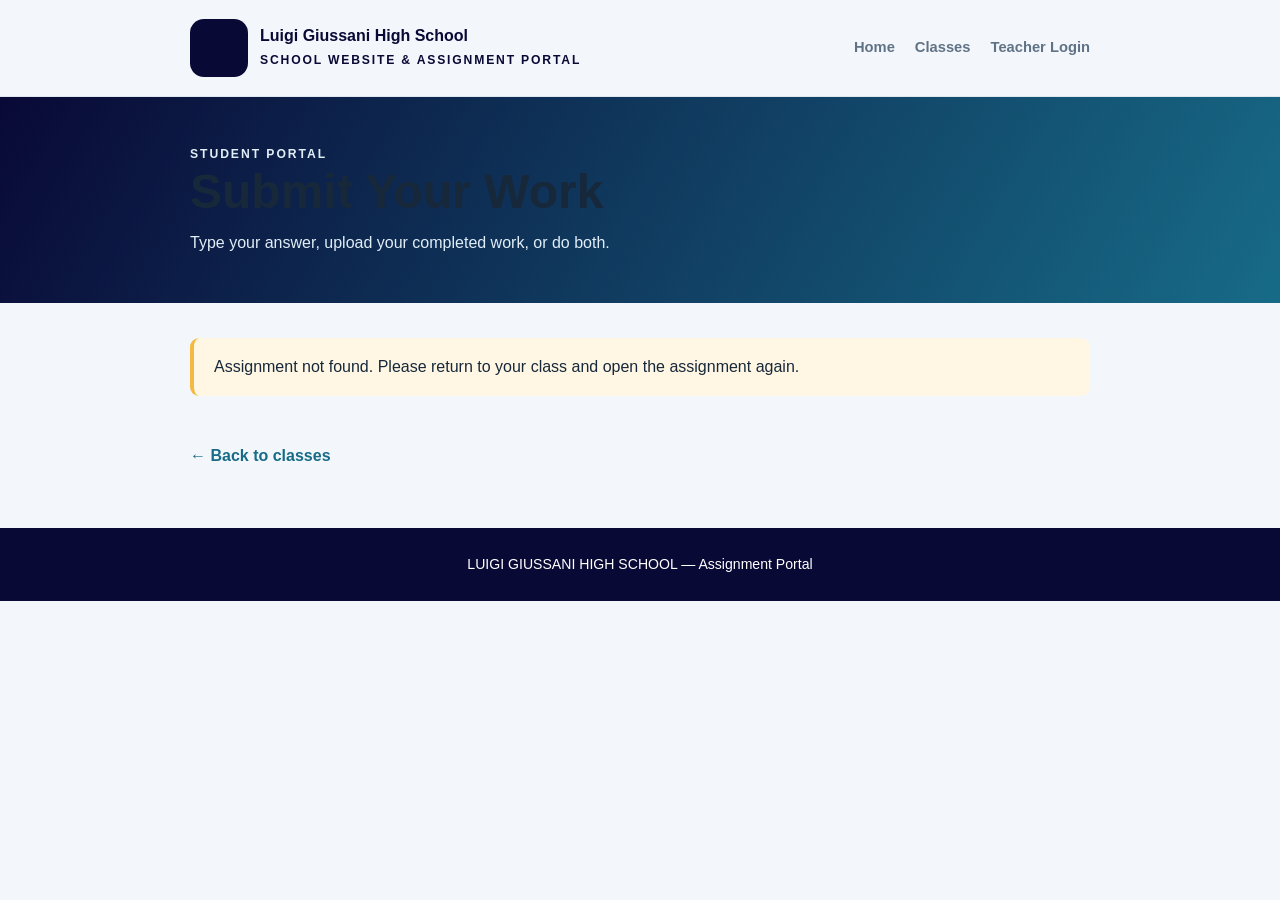
<file: submit-work.html>
<!DOCTYPE html>
<html lang="en">
<head>
    <meta charset="UTF-8">

    <meta
        name="viewport"
        content="width=device-width, initial-scale=1.0"
    >

    <title>Submit Work | Luigi Giussani High School</title>

    <style>
        :root {
            --navy: #090936;
            --primary: #176b87;
            --primary-dark: #10516a;
            --gold: #f4b942;
            --background: #f3f7fb;
            --text: #17283b;
            --muted: #607286;
            --border: #dfe8f0;
        }

        * {
            box-sizing: border-box;
        }

        body {
            margin: 0;
            font-family: Arial, Helvetica, sans-serif;
            line-height: 1.6;
            color: var(--text);
            background: var(--background);
        }

        a {
            color: inherit;
        }

        button,
        input,
        textarea {
            font: inherit;
        }

        .container {
            width: min(900px, calc(100% - 36px));
            margin-inline: auto;
        }

        /* HEADER */

        .site-header {
            background: var(--white);
            border-bottom: 1px solid var(--border);
        }

        .header-inner {
            min-height: 96px;
            display: flex;
            align-items: center;
            justify-content: space-between;
            gap: 24px;
        }

        .brand {
            display: flex;
            align-items: center;
            gap: 12px;
            text-decoration: none;
            color: var(--navy);
        }

        .logo-icon {
            display: grid;
            place-items: center;
            width: 58px;
            height: 58px;
            flex-shrink: 0;
            background: var(--navy);
            color: var(--white);
            border-radius: 14px;
            font-size: 1rem;
            font-weight: 800;
            letter-spacing: 0.04em;
        }

        .brand-name {
            display: block;
            font-size: 1rem;
            font-weight: 800;
            line-height: 1.25;
        }

        .brand-subtitle {
            display: block;
            margin-top: 5px;
            font-size: 0.76rem;
            font-weight: 700;
            letter-spacing: 0.15em;
        }

        .navigation {
            display: flex;
            align-items: center;
            flex-wrap: wrap;
            gap: 20px;
        }

        .navigation a {
            text-decoration: none;
            font-weight: 700;
            font-size: 0.92rem;
            color: var(--muted);
        }

        .navigation a:hover {
            color: var(--primary);
        }

        /* BANNER */

        .banner {
            padding: 48px 0;
            color: var(--white);
            background: linear-gradient(
                120deg,
                var(--navy),
                var(--primary)
            );
        }

        .eyebrow {
            margin: 0 0 10px;
            color: var(--gold);
            font-size: 0.76rem;
            font-weight: 800;
            letter-spacing: 0.16em;
        }

        .banner h1 {
            margin: 0 0 10px;
            font-size: clamp(1.9rem, 5vw, 3rem);
            line-height: 1.15;
        }

        .banner p {
            margin: 0;
            color: #e1eef8;
        }

        /* FORM */

        main {
            padding: 35px 0 60px;
        }

        .assignment-details {
            padding: 22px;
            margin-bottom: 25px;
            border-left: 4px solid var(--gold);
            border-radius: 12px;
            background: var(--white);
            box-shadow: 0 8px 24px rgba(16, 40, 65, 0.05);
        }

        .assignment-details h2 {
            margin: 0 0 8px;
            color: var(--primary-dark);
            overflow-wrap: anywhere;
        }

        .assignment-details p {
            margin: 5px 0;
        }

        .assignment-details .instructions {
            white-space: pre-wrap;
            overflow-wrap: anywhere;
        }

        .submission-card {
            padding: 30px;
            border: 1px solid var(--border);
            border-radius: 16px;
            background: var(--white);
            box-shadow: 0 8px 24px rgba(16, 40, 65, 0.05);
        }

        .submission-card h2 {
            margin: 0 0 18px;
            color: var(--navy);
        }

        label {
            display: block;
            margin-bottom: 8px;
            font-weight: 800;
        }

        .optional-text {
            font-weight: normal;
            color: var(--muted);
            font-size: 0.85rem;
        }

        input[type="text"],
        textarea,
        input[type="file"] {
            display: block;
            width: 100%;
            padding: 13px 15px;
            margin-bottom: 20px;
            border: 1px solid #c7d5e2;
            border-radius: 11px;
            background: var(--white);
            color: var(--text);
        }

        textarea {
            min-height: 170px;
            resize: vertical;
        }

        input:focus,
        textarea:focus {
            outline: 3px solid #d0e8f2;
            border-color: var(--primary);
        }

        .file-help {
            margin: -12px 0 20px;
            color: var(--muted);
            font-size: 0.88rem;
        }

        .submit-button {
            display: inline-flex;
            align-items: center;
            justify-content: center;
            width: 100%;
            padding: 14px 20px;
            border: none;
            border-radius: 10px;
            background: var(--primary);
            color: var(--white);
            font-weight: 800;
            cursor: pointer;
        }

        .submit-button:hover {
            background: var(--primary-dark);
        }

        .back-link {
            display: inline-block;
            margin-top: 25px;
            color: var(--primary);
            font-weight: 800;
            text-decoration: none;
        }

        .back-link:hover {
            text-decoration: underline;
        }

        .status-message {
            padding: 16px 20px;
            margin-bottom: 22px;
            border-left: 4px solid var(--gold);
            border-radius: 9px;
            background: #fff7e4;
        }

        /* FOOTER */

        .footer {
            padding: 25px 18px;
            color: #ffffff;
            background: var(--navy);
            text-align: center;
            font-size: 0.88rem;
        }

        @media (max-width: 650px) {
            .header-inner {
                flex-wrap: wrap;
                padding: 14px 0;
            }

            .navigation {
                width: 100%;
                gap: 14px;
            }

            .submission-card {
                padding: 20px;
            }

            .logo-icon {
                width: 50px;
                height: 50px;
            }

            .brand-name {
                font-size: 0.9rem;
            }
        }
    </style>
</head>

<body>

<header class="site-header">
    <div class="container header-inner">

        <a href="index.html" class="brand">
            <span class="logo-icon">LGHS</span>

            <span>
                <span class="brand-name">
                    Luigi Giussani High School
                </span>

                <span class="brand-subtitle">
                    SCHOOL WEBSITE &amp; ASSIGNMENT PORTAL
                </span>
            </span>
        </a>

        <nav class="navigation" aria-label="Main navigation">
            <a href="index.html">Home</a>
            <a href="classes.html">Classes</a>
            <a href="teacher-login.html">Teacher Login</a>
        </nav>

    </div>
</header>

<section class="banner">
    <div class="container">
        <p class="eyebrow">STUDENT PORTAL</p>

        <h1>Submit Your Work</h1>

        <p>
            Type your answer, upload your completed work,
            or do both.
        </p>
    </div>
</section>

<main class="container">

    <div
        id="assignmentDetails"
        class="assignment-details"
    >
        Loading assignment details...
    </div>

    <div id="submissionBox" class="submission-card" hidden>

        <h2>Enter your work</h2>

        <form
            id="submissionForm"
            novalidate
        >

            <label for="studentName">
                Your full name
            </label>

            <input
                type="text"
                id="studentName"
                placeholder="Enter your full name"
                autocomplete="name"
            >

            <label for="studentAnswer">
                Your answer
            </label>

            <textarea
                id="studentAnswer"
                placeholder="Type your answer here"
            ></textarea>

            <label for="studentFile">
                Upload your work
                <span class="optional-text">
                    (Word, PDF, JPG or PNG — optional)
                </span>
            </label>

            <input
                type="file"
                id="studentFile"
                accept=".doc,.docx,.pdf,.jpg,.jpeg,.png"
            >

            <p class="file-help">
                You may type your answer, upload a document,
                or do both. Maximum file size: 2 MB.
            </p>

            <button
                type="submit"
                class="submit-button"
            >
                Submit Work
            </button>

        </form>

    </div>

    <div
        id="errorMessage"
        class="status-message"
        hidden
    >
        Assignment not found. Please return to your class
        and open the assignment again.
    </div>

    <a
        id="backLink"
        href="classes.html"
        class="back-link"
    >
        ← Back to classes
    </a>

</main>

<footer class="footer">
    LUIGI GIUSSANI HIGH SCHOOL — Assignment Portal
</footer>

<script>
(function () {
    "use strict";

    const detailsBox =
        document.getElementById("assignmentDetails");

    const submissionBox =
        document.getElementById("submissionBox");

    const errorMessage =
        document.getElementById("errorMessage");

    const backLink =
        document.getElementById("backLink");

    const form =
        document.getElementById("submissionForm");

    let currentAssignment = null;

    try {
        const savedAssignment = localStorage.getItem(
            "currentAssignment"
        );

        currentAssignment = savedAssignment
            ? JSON.parse(savedAssignment)
            : null;
    } catch (error) {
        console.error(error);
        currentAssignment = null;
    }

    if (!currentAssignment) {
        detailsBox.hidden = true;
        submissionBox.hidden = true;
        errorMessage.hidden = false;
        return;
    }

    const subjectName =
        currentAssignment.subjectName ||
        currentAssignment.subject ||
        "Subject";

    const className =
        currentAssignment.className || "";

    detailsBox.innerHTML = "";

    const subjectLine = document.createElement("p");
    subjectLine.innerHTML =
        "<strong>Subject:</strong> " +
        subjectName +
        (className ? " — " + className : "");

    const titleHeading = document.createElement("h2");
    titleHeading.textContent =
        currentAssignment.title || "Untitled assignment";

    const dueLine = document.createElement("p");
    dueLine.innerHTML =
        "<strong>Due:</strong> " +
        (currentAssignment.dueDate || "Not specified");

    const teacherLine = document.createElement("p");
    teacherLine.innerHTML =
        "<strong>Posted by:</strong> " +
        (currentAssignment.teacherName || "Teacher");

    const instructions = document.createElement("p");
    instructions.className = "instructions";
    instructions.textContent =
        currentAssignment.instructions || "";

    detailsBox.append(
        titleHeading,
        subjectLine,
        dueLine,
        teacherLine,
        instructions
    );

    if (className) {
        backLink.href =
            "class.html?class=" +
            encodeURIComponent(className);
    }

    submissionBox.hidden = false;

    form.addEventListener("submit", function (event) {
        event.preventDefault();

        const studentName =
            document
                .getElementById("studentName")
                .value.trim();

        const studentAnswer =
            document
                .getElementById("studentAnswer")
                .value.trim();

        const fileInput =
            document.getElementById("studentFile");

        const selectedFile = fileInput.files[0];

        if (!studentName) {
            alert("Please enter your full name.");
            return;
        }

        if (!studentAnswer && !selectedFile) {
            alert(
                "Please type your answer or upload your work."
            );
            return;
        }

        if (selectedFile) {
            const allowedTypes = [
                "application/msword",
                "application/vnd.openxmlformats-officedocument.wordprocessingml.document",
                "application/pdf",
                "image/jpeg",
                "image/png"
            ];

            if (
                !allowedTypes.includes(selectedFile.type)
            ) {
                alert(
                    "Please upload a Word document, PDF, JPG or PNG file."
                );
                return;
            }

            if (
                selectedFile.size >
                6* 6000 * 6000
            ) {
                alert(
                    "The file is too large. Please upload a file smaller than 8 MB."
                );
                return;
            }
        }

        function saveSubmission(fileData, fileName) {
            let submissions;

            try {
                submissions = JSON.parse(
                    localStorage.getItem(
                        "studentSubmissions"
                    )
                ) || [];
            } catch (error) {
                console.error(error);
                submissions = [];
            }

            const newSubmission = {
                id: Date.now(),
                studentName: studentName,
                assignmentId: currentAssignment.id,
                assignmentTitle:
                    currentAssignment.title,
                subject: subjectName,
                className: className,
                teacherEmail:
                    currentAssignment.teacherEmail || "",
                answer: studentAnswer,
                fileName: fileName || "",
                fileData: fileData || "",
                time: new Date().toLocaleString()
            };

            submissions.push(newSubmission);

            localStorage.setItem(
                "studentSubmissions",
                JSON.stringify(submissions)
            );

            saveTeacherNotification();

            alert(
                "Your work has been submitted successfully."
            );

            const returnAddress =
                "subject.html?class=" +
                encodeURIComponent(className) +
                "&subject=" +
                encodeURIComponent(subjectName);

            window.location.href = returnAddress;
        }

        function saveTeacherNotification() {
            let notifications;

            try {
                notifications = JSON.parse(
                    localStorage.getItem(
                        "teacherNotifications"
                    )
                ) || [];
            } catch (error) {
                console.error(error);
                notifications = [];
            }

            notifications.push({
                teacherEmail:
                    currentAssignment.teacherEmail || "",
                studentName: studentName,
                subject: subjectName,
                className: className,
                assignmentTitle:
                    currentAssignment.title ||
                    "Untitled assignment",
                time: new Date().toLocaleString(),
                read: false
            });

            localStorage.setItem(
                "teacherNotifications",
                JSON.stringify(notifications)
            );
        }

        if (!selectedFile) {
            saveSubmission("", "");
            return;
        }

        const reader = new FileReader();

        reader.onload = function (event) {
            saveSubmission(
                event.target.result,
                selectedFile.name
            );
        };

        reader.onerror = function () {
            alert(
                "The file could not be read. Please try again."
            );
        };

        reader.readAsDataURL(selectedFile);
    });
})();
</script>

</body>
</html>
</file>
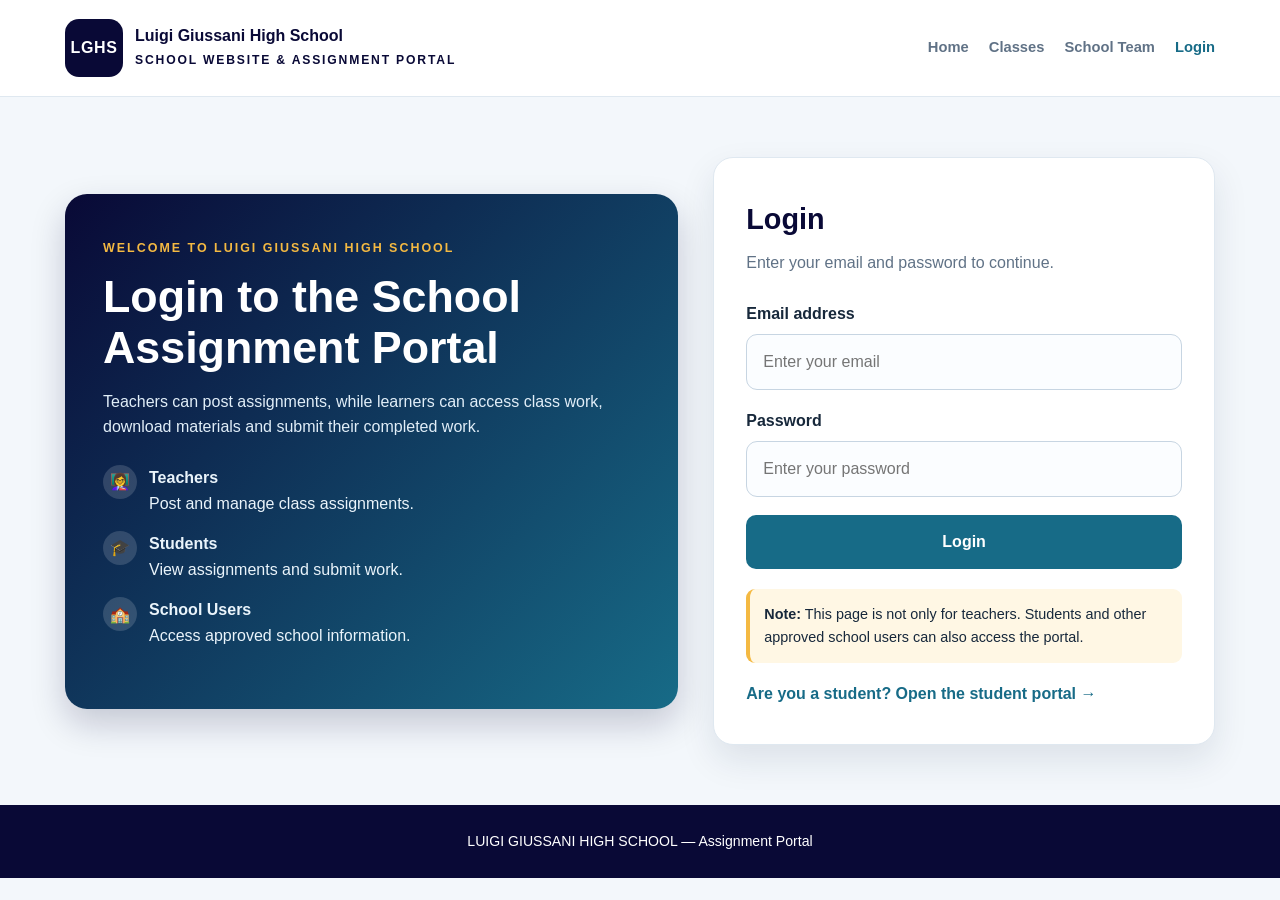
<file: teacher-dashboard.html>
<!DOCTYPE html>
<html lang="en">
<head>
    <meta charset="UTF-8">

    <meta
        name="viewport"
        content="width=device-width, initial-scale=1.0"
    >

    <title>Teacher Dashboard | Luigi Giussani High School</title>

    <style>
        :root {
            --navy: #090936;
            --primary: #176b87;
            --primary-dark: #10516a;
            --gold: #f4b942;
            --background: #f3f7fb;
            --white: #ffffff;
            --text: #17283b;
            --muted: #607286;
            --border: #dfe8f0;
        }

        * {
            box-sizing: border-box;
        }

        body {
            margin: 0;
            font-family: Arial, Helvetica, sans-serif;
            line-height: 1.6;
            color: var(--text);
            background: var(--background);
        }

        a {
            color: inherit;
        }

        button,
        input {
            font: inherit;
        }

        .container {
            width: min(1150px, calc(100% - 36px));
            margin-inline: auto;
        }

        /* HEADER */

        .site-header {
            background: var(--white);
            border-bottom: 1px solid var(--border);
        }

        .header-inner {
            min-height: 96px;
            display: flex;
            align-items: center;
            justify-content: space-between;
            gap: 24px;
        }

        .brand {
            display: flex;
            align-items: center;
            gap: 12px;
            text-decoration: none;
            color: var(--navy);
        }

        .logo-icon {
            display: grid;
            place-items: center;
            width: 58px;
            height: 58px;
            flex-shrink: 0;
            background: var(--navy);
            color: var(--white);
            border-radius: 14px;
            font-size: 1rem;
            font-weight: 800;
            letter-spacing: 0.04em;
        }

        .brand-name {
            display: block;
            font-size: 1rem;
            font-weight: 800;
            line-height: 1.25;
        }

        .brand-subtitle {
            display: block;
            margin-top: 5px;
            font-size: 0.76rem;
            font-weight: 700;
            letter-spacing: 0.15em;
        }

        .navigation {
            display: flex;
            align-items: center;
            flex-wrap: wrap;
            gap: 20px;
        }

        .navigation a {
            text-decoration: none;
            font-weight: 700;
            font-size: 0.92rem;
            color: var(--muted);
        }

        .navigation a:hover,
        .navigation a[aria-current="page"] {
            color: var(--primary);
        }

        .logout-button {
            padding: 9px 15px;
            border: 1px solid var(--border);
            border-radius: 9px;
            background: var(--white);
            color: var(--navy);
            cursor: pointer;
        }

        .logout-button:hover {
            background: var(--background);
        }

        /* BANNER */

        .banner {
            padding: 58px 0;
            color: var(--white);
            background: linear-gradient(
                120deg,
                var(--navy),
                var(--primary)
            );
        }

        .eyebrow {
            margin: 0 0 10px;
            color: var(--gold);
            font-size: 0.76rem;
            font-weight: 800;
            letter-spacing: 0.16em;
        }

        .banner h1 {
            margin: 0 0 12px;
            font-size: clamp(2rem, 5vw, 3.4rem);
            line-height: 1.15;
        }

        .banner-description {
            max-width: 680px;
            margin: 0;
            color: #e1eef8;
        }

        /* MAIN CONTENT */

        .main-content {
            padding: 38px 0 65px;
        }

        .demo-notice {
            padding: 15px 18px;
            margin-bottom: 28px;
            border-left: 4px solid var(--gold);
            border-radius: 9px;
            background: #fff7e4;
            font-size: 0.92rem;
        }

        .section-heading {
            margin-bottom: 24px;
        }

        .section-heading h2 {
            margin: 0 0 8px;
            font-size: 2.4rem;
        }

        .section-heading p {
            margin: 0;
            color: var(--muted);
        }

        .search-label {
            display: block;
            margin-bottom: 9px;
            font-weight: 800;
        }

        .search-input {
            display: block;
            width: 100%;
            max-width: 560px;
            padding: 14px 16px;
            margin-bottom: 12px;
            border: 1px solid #c7d5e2;
            border-radius: 11px;
            background: var(--white);
            color: var(--text);
        }

        .search-input:focus {
            outline: 3px solid #d0e8f2;
            border-color: var(--primary);
        }

        .result-count {
            margin: 0 0 22px;
            color: var(--muted);
            font-size: 0.9rem;
        }

        .subject-grid {
            display: grid;
            grid-template-columns: repeat(3, minmax(0, 1fr));
            gap: 20px;
        }

        .subject-card {
            display: flex;
            flex-direction: column;
            align-items: flex-start;
            padding: 25px;
            border: 1px solid var(--border);
            border-radius: 16px;
            background: var(--white);
            text-decoration: none;
            box-shadow: 0 8px 24px rgba(16, 40, 65, 0.05);
            transition: transform 0.2s, border-color 0.2s;
        }

        .subject-card:hover {
            transform: translateY(-4px);
            border-color: var(--primary);
        }

        .subject-card:focus-visible {
            outline: 3px solid var(--primary);
            outline-offset: 4px;
        }

        .subject-icon {
            display: grid;
            place-items: center;
            width: 52px;
            height: 52px;
            margin-bottom: 16px;
            border-radius: 14px;
            background: #18d612;
            font-size: 1.75rem;
        }

        .subject-card h3 {
            margin: 0 0 9px;
            font-size: 1.2rem;
            line-height: 1.3;
            overflow-wrap: anywhere;
        }

        .subject-card p {
            margin: 0 0 18px;
            color: var(--muted);
            font-size: 0.92rem;
        }

        .open-link {
            margin-top: auto;
            color: var(--primary);
            font-weight: 800;
            font-size: 0.92rem;
        }

        .empty-message {
            padding: 25px;
            border: 1px dashed #b7c8d8;
            border-radius: 12px;
            background: var(--white);
        }

        /* FOOTER */

        .footer {
            padding: 25px 0;
            background: var(--navy);
            color: #d9e4f2;
            text-align: center;
            font-size: 0.88rem;
        }

        .footer p {
            margin: 5px 0;
        }

        [hidden] {
            display: none !important;
        }

        /* SMALLER SCREENS */

        @media (max-width: 900px) {
            .subject-grid {
                grid-template-columns: repeat(2, minmax(0, 1fr));
            }

            .header-inner {
                flex-wrap: wrap;
                padding: 15px 0;
                gap: 15px;
            }

            .navigation {
                gap: 16px;
            }
        }

        @media (max-width: 560px) {
            .subject-grid {
                grid-template-columns: 1fr;
            }

            .logo-icon {
                width: 50px;
                height: 50px;
            }

            .brand-name {
                font-size: 0.88rem;
            }

            .brand-subtitle {
                font-size: 0.68rem;
            }

            .navigation {
                width: 100%;
                gap: 14px;
            }

            .navigation a {
                font-size: 0.85rem;
            }

            .banner {
                padding: 38px 0;
            }
        }

        @media (prefers-reduced-motion: reduce) {
            .subject-card {
                transition: none;
            }

            .subject-card:hover {
                transform: none;
            }
        }
    </style>
</head>

<body>

<header class="site-header">
    <div class="container header-inner">

        <a href="index.html" class="brand">
            <span class="logo-icon">LGHS</span>

            <span>
                <span class="brand-name">
                    Luigi Giussani High School
                </span>

                <span class="brand-subtitle">
                    SCHOOL WEBSITE &amp; ASSIGNMENT PORTAL
                </span>
            </span>
        </a>

        <nav class="navigation" aria-label="Main navigation">
            <a href="index.html">Home</a>
            <a href="classes.html">Classes</a>

            <a
                href="teacher-dashboard.html"
                aria-current="page"
            >
                Dashboard
            </a>

            <button
                type="button"
                id="logoutButton"
                class="logout-button"
            >
                Logout
            </button>
        </nav>

    </div>
</header>

<section class="banner">
    <div class="container">
        <p class="eyebrow">TEACHER WORKSPACE</p>

        <h1>Choose the subject you teach</h1>

        <p class="banner-description">
            Open a subject, choose a class from S1 to S6,
            then attach and publish the assignment paper.
        </p>
    </div>
</section>

<main class="container main-content" id="dashboardContent" hidden>

   
    <div class="section-heading">
        <h2>Subjects</h2>

        <p>
            For example: History → S1 → Create Assignment.
        </p>
    </div>

    <label for="subjectSearch" class="search-label">
        Find your subject
    </label>

    <input
        type="search"
        id="subjectSearch"
        class="search-input"
        placeholder="Search Physics, Kiswahili, History..."
        autocomplete="off"
    >

    <p
        id="resultCount"
        class="result-count"
        role="status"
        aria-live="polite"
    ></p>

    <div id="subjectGrid" class="subject-grid"></div>

    <p id="emptyMessage" class="empty-message" hidden>
        No matching subject found. Try another name.
    </p>

</main>

<p id="storageError" class="container empty-message" hidden>
    The demo login could not be checked. Enable browser storage,
    open the project with Live Server and log in again.
</p>

<noscript>
    <p class="container empty-message">
        Enable JavaScript to display the subject links.
    </p>
</noscript>

<footer class="footer">
    <div class="container">
        <p>LUIGI GIUSSANI HIGH SCHOOL</p>
        <p>School website and assignment portal</p>
    </div>
</footer>

<script>
(function () {
    "use strict";

    const subjects = [
        { name: "English", icon: "📘" },
        { name: "Mathematics", icon: "📐" },
        { name: "Physics", icon: "⚛️" },
        { name: "Chemistry", icon: "🧪" },
        { name: "Biology", icon: "🧬" },
        { name: "Geography", icon: "🌍" },
        { name: "History and Political Education", icon: "🏛️" },
        { name: "Kiswahili", icon: "🗣️" },
        { name: "Agriculture", icon: "🌾" },
        { name: "Literature in English", icon: "📚" },
        { name: "Entrepreneurship", icon: "💼" },
        { name: "ICT", icon: "💻" },
        { name: "Religious Education", icon: "🕊️" },
        { name: "Physical Education", icon: "⚽" },
        { name: "Art and Design", icon: "🎨" },
        { name: "General Paper", icon: "📝" },
        { name: "Economics", icon: "📊" }
    ];

    const dashboard = document.getElementById("dashboardContent");
    const storageError = document.getElementById("storageError");
    const grid = document.getElementById("subjectGrid");
    const search = document.getElementById("subjectSearch");
    const resultCount = document.getElementById("resultCount");
    const emptyMessage = document.getElementById("emptyMessage");
    const logoutButton = document.getElementById("logoutButton");

    logoutButton.addEventListener("click", function () {
        try {
            sessionStorage.removeItem("teacherLoggedIn");
        } catch (error) {
            console.error(error);
        }

        window.location.href = "teacher-login.html";
    });

    try {
        const loggedIn = sessionStorage.getItem("teacherLoggedIn");

        if (loggedIn !== "true") {
            window.location.replace("teacher-login.html");
            return;
        }
    } catch (error) {
        console.error(error);
        storageError.hidden = false;
        return;
    }

    function displaySubjects(searchText) {
        const query = searchText.trim().toLowerCase();

        const matchingSubjects = subjects.filter(function (subject) {
            return subject.name.toLowerCase().includes(query);
        });

        grid.replaceChildren();

        matchingSubjects.forEach(function (subject) {
            const card = document.createElement("a");
            card.className = "subject-card";

            const parameters = new URLSearchParams({
                subject: subject.name
            });

            card.href =
                "teacher-subject-classes.html?" +
                parameters.toString();

            const icon = document.createElement("span");
            icon.className = "subject-icon";
            icon.textContent = subject.icon;
            icon.setAttribute("aria-hidden", "true");

            const heading = document.createElement("h3");
            heading.textContent = subject.name;

            const description = document.createElement("p");
            description.textContent =
                "Choose a class and prepare its assignment.";

            const action = document.createElement("span");
            action.className = "open-link";
            action.textContent = "Choose class →";

            card.append(icon, heading, description, action);
            grid.appendChild(card);
        });

        resultCount.textContent =
            matchingSubjects.length + " subjects displayed";

        emptyMessage.hidden = matchingSubjects.length !== 0;
    }

    search.addEventListener("input", function () {
        displaySubjects(search.value);
    });

    dashboard.hidden = false;
    displaySubjects("");
})();
</script>

</body>
</html>
</file>
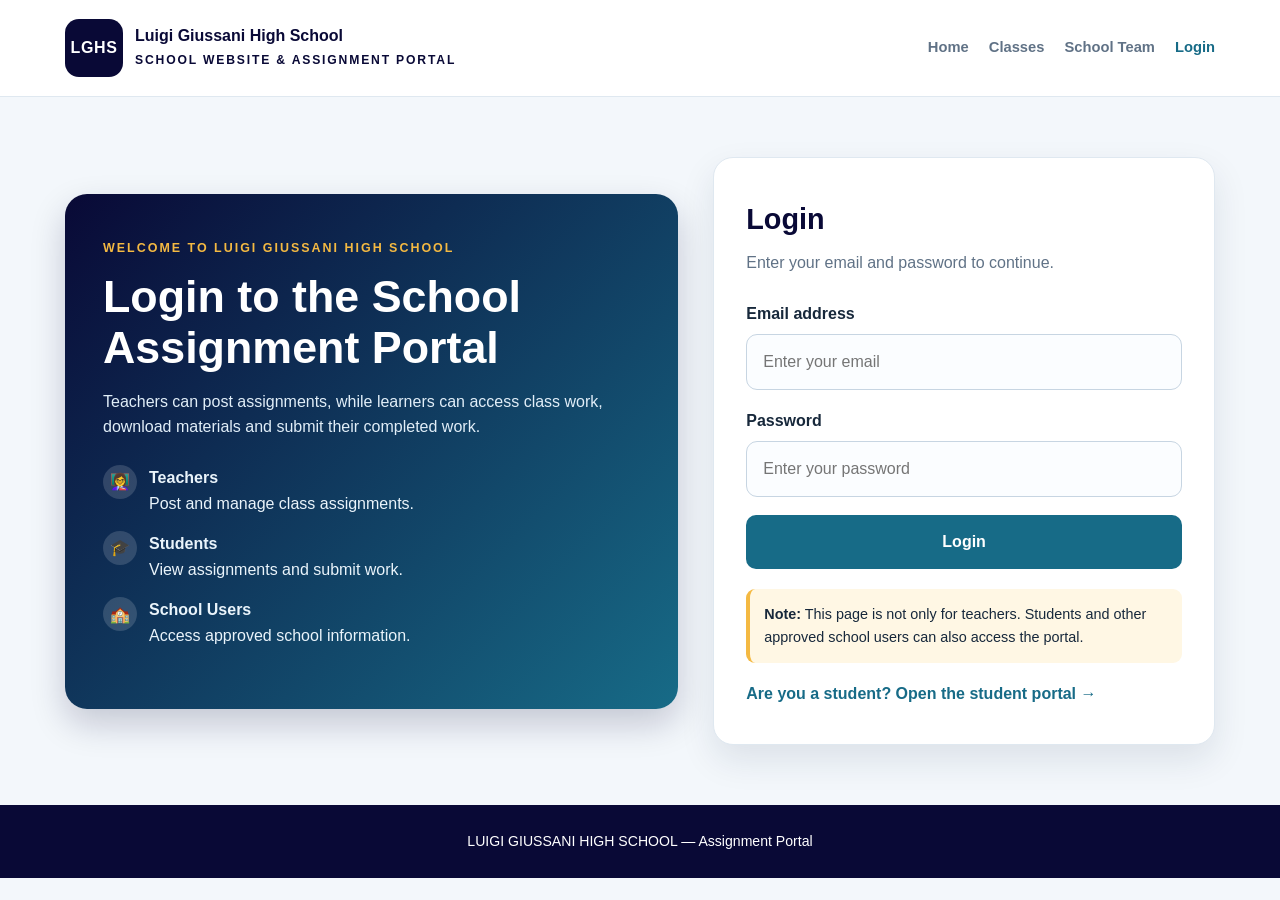
<file: teacher-login.html>
<!DOCTYPE html>
<html lang="en">
<head>
    <meta charset="UTF-8">

    <meta
        name="viewport"
        content="width=device-width, initial-scale=1.0"
    >

    <title>Login | Luigi Giussani High School</title>

    <style>
        :root {
            --navy: #090936;
            --primary: #176b87;
            --primary-dark: #10516a;
            --gold: #f4b942;
            --background: #f3f7fb;
            --white: #ffffff;
            --text: #17283b;
            --muted: #607286;
            --border: #dfe8f0;
        }

        * {
            box-sizing: border-box;
        }

        body {
            margin: 0;
            font-family: Arial, Helvetica, sans-serif;
            line-height: 1.6;
            color: var(--text);
            background: var(--background);
        }

        a {
            color: inherit;
        }

        button,
        input {
            font: inherit;
        }

        .container {
            width: min(1150px, calc(100% - 36px));
            margin-inline: auto;
        }

        /* HEADER */

        .site-header {
            background: var(--white);
            border-bottom: 1px solid var(--border);
        }

        .header-inner {
            min-height: 96px;
            display: flex;
            align-items: center;
            justify-content: space-between;
            gap: 24px;
        }

        .brand {
            display: flex;
            align-items: center;
            gap: 12px;
            text-decoration: none;
            color: var(--navy);
        }

        .logo-icon {
            display: grid;
            place-items: center;
            width: 58px;
            height: 58px;
            flex-shrink: 0;
            background: var(--navy);
            color: var(--white);
            border-radius: 14px;
            font-size: 1rem;
            font-weight: 800;
            letter-spacing: 0.04em;
        }

        .brand-name {
            display: block;
            font-size: 1rem;
            font-weight: 800;
            line-height: 1.25;
        }

        .brand-subtitle {
            display: block;
            margin-top: 5px;
            font-size: 0.76rem;
            font-weight: 700;
            letter-spacing: 0.15em;
        }

        .navigation {
            display: flex;
            align-items: center;
            flex-wrap: wrap;
            gap: 20px;
        }

        .navigation a {
            text-decoration: none;
            font-weight: 700;
            font-size: 0.92rem;
            color: var(--muted);
        }

        .navigation a:hover,
        .navigation a[aria-current="page"] {
            color: var(--primary);
        }

        /* LOGIN SECTION */

        .login-area {
            display: grid;
            grid-template-columns: 1.1fr 0.9fr;
            gap: 35px;
            align-items: center;
            padding: 60px 0;
        }

        .welcome-side {
            color: var(--white);
            background: linear-gradient(
                135deg,
                var(--navy),
                var(--primary)
            );
            padding: 45px 38px;
            border-radius: 22px;
            box-shadow: 0 15px 35px rgba(9, 9, 54, 0.20);
        }

        .welcome-side .eyebrow {
            margin: 0 0 12px;
            color: var(--gold);
            font-size: 0.78rem;
            font-weight: 800;
            letter-spacing: 0.16em;
        }

        .welcome-side h1 {
            margin: 0 0 15px;
            font-size: clamp(1.9rem, 4vw, 2.8rem);
            line-height: 1.15;
        }

        .welcome-side p {
            margin: 0 0 18px;
            color: #e1eef8;
        }

        .portal-list {
            list-style: none;
            padding: 0;
            margin: 25px 0 0;
        }

        .portal-list li {
            display: flex;
            align-items: flex-start;
            gap: 12px;
            margin-bottom: 15px;
            color: #eaf4fb;
        }

        .portal-list span {
            display: grid;
            place-items: center;
            width: 34px;
            height: 34px;
            flex-shrink: 0;
            border-radius: 50%;
            background: rgba(255, 255, 255, 0.15);
            color: var(--gold);
            font-weight: 800;
        }

        /* LOGIN CARD */

        .login-card {
            padding: 38px 32px;
            background: var(--white);
            border: 1px solid var(--border);
            border-radius: 20px;
            box-shadow: 0 15px 35px rgba(16, 40, 65, 0.10);
        }

        .login-card h2 {
            margin: 0 0 8px;
            color: var(--navy);
            font-size: 1.8rem;
        }

        .login-card > p {
            margin: 0 0 25px;
            color: var(--muted);
        }

        label {
            display: block;
            margin-bottom: 8px;
            font-weight: 800;
        }

        input {
            display: block;
            width: 100%;
            padding: 14px 16px;
            margin-bottom: 18px;
            border: 1px solid #c7d5e2;
            border-radius: 11px;
            background: #fbfdff;
            color: var(--text);
        }

        input:focus {
            outline: 3px solid #d0e8f2;
            border-color: var(--primary);
        }

        .login-button {
            display: inline-flex;
            align-items: center;
            justify-content: center;
            width: 100%;
            padding: 14px 20px;
            border: none;
            border-radius: 10px;
            background: var(--primary);
            color: var(--white);
            font-weight: 800;
            cursor: pointer;
        }

        .login-button:hover {
            background: var(--primary-dark);
        }

        .login-note {
            margin: 20px 0 0;
            padding: 14px;
            border-left: 4px solid var(--gold);
            border-radius: 9px;
            background: #fff7e4;
            font-size: 0.9rem;
        }

        .student-link {
            display: inline-block;
            margin-top: 18px;
            color: var(--primary);
            font-weight: 800;
            text-decoration: none;
        }

        .student-link:hover {
            text-decoration: underline;
        }

        /* FOOTER */

        .footer {
            padding: 25px 18px;
            color: #ffffff;
            background: var(--navy);
            text-align: center;
            font-size: 0.88rem;
        }

        /* SMALL SCREENS */

        @media (max-width: 900px) {
            .login-area {
                grid-template-columns: 1fr;
                padding: 35px 0;
            }

            .header-inner {
                flex-wrap: wrap;
                padding: 15px 0;
            }

            .navigation {
                width: 100%;
                gap: 14px;
            }
        }

        @media (max-width: 560px) {
            .welcome-side,
            .login-card {
                padding: 26px 20px;
            }

            .logo-icon {
                width: 50px;
                height: 50px;
            }

            .brand-name {
                font-size: 0.9rem;
            }

            .brand-subtitle {
                font-size: 0.68rem;
            }

            .navigation {
                width: 100%;
                gap: 14px;
            }

            .navigation a {
                font-size: 0.85rem;
            }
        }
    </style>
</head>

<body>

<header class="site-header">
    <div class="container header-inner">

        <a href="index.html" class="brand">
            <span class="logo-icon">LGHS</span>

            <span>
                <span class="brand-name">
                    Luigi Giussani High School
                </span>

                <span class="brand-subtitle">
                    SCHOOL WEBSITE &amp; ASSIGNMENT PORTAL
                </span>
            </span>
        </a>

        <nav class="navigation" aria-label="Main navigation">
            <a href="index.html">Home</a>
            <a href="classes.html">Classes</a>
            <a href="school-team.html">School Team</a>
            <a
                href="teacher-login.html"
                aria-current="page"
            >
                Login
            </a>
        </nav>

    </div>
</header>

<main class="container">

    <section class="login-area">

        <div class="welcome-side">

            <p class="eyebrow">
                WELCOME TO LUIGI GIUSSANI HIGH SCHOOL
            </p>

            <h1>
                Login to the School Assignment Portal
            </h1>

            <p>
                Teachers can post assignments, while learners
                can access class work, download materials and
                submit their completed work.
            </p>

            <ul class="portal-list">
                <li>
                    <span>👩‍🏫</span>
                    <div>
                        <strong>Teachers</strong><br>
                        Post and manage class assignments.
                    </div>
                </li>

                <li>
                    <span>🎓</span>
                    <div>
                        <strong>Students</strong><br>
                        View assignments and submit work.
                    </div>
                </li>

                <li>
                    <span>🏫</span>
                    <div>
                        <strong>School Users</strong><br>
                        Access approved school information.
                    </div>
                </li>
            </ul>

        </div>

        <div class="login-card">

            <h2>Login</h2>

            <p>
                Enter your email and password to continue.
            </p>

            <form
                id="loginForm"
                novalidate
            >

                <label for="teacherEmail">
                    Email address
                </label>

                <input
                    type="email"
                    id="teacherEmail"
                    placeholder="Enter your email"
                    autocomplete="email"
                    required
                >

                <label for="teacherPassword">
                    Password
                </label>

                <input
                    type="password"
                    id="teacherPassword"
                    placeholder="Enter your password"
                    autocomplete="current-password"
                    required
                >

                <button
                    type="submit"
                    class="login-button"
                >
                    Login
                </button>

            </form>

            <div class="login-note">
                <strong>Note:</strong>
                This page is not only for teachers. Students
                and other approved school users can also access
                the portal.
            </div>

            <a
                href="classes.html"
                class="student-link"
            >
                Are you a student? Open the student portal →
            </a>

        </div>

    </section>

</main>

<footer class="footer">
    LUIGI GIUSSANI HIGH SCHOOL — Assignment Portal
</footer>

<script>
(function () {
    "use strict";

    const teachers = [
        {
            email: "teacher@school.com",
            password: "teacher123",
            name: "Demo Teacher"
        },
        {
            email: "okello@school.com",
            password: "okello123",
            name: "Mr. Okello"
        },
        {
            email: "aisha@school.com",
            password: "aisha123",
            name: "Ms. Aisha"
        },
        {
            email: "peter@school.com",
            password: "peter123",
            name: "Mr. Peter"
        },
        {
            email: "namusoke@school.com",
            password: "namusoke123",
            name: "Mrs. Namusoke"
        },
        {
            email: "joseph@school.com",
            password: "joseph123",
            name: "Mr. Joseph"
        },
        {
            email: "mafabikenneth@school.com",
            password: "kenneth256",
            name: "Mr kenneth"
        }
    ];

    const form =
        document.getElementById("loginForm");

    const emailInput =
        document.getElementById("teacherEmail");

    const passwordInput =
        document.getElementById("teacherPassword");

    form.addEventListener(
        "submit",
        function (event) {
            event.preventDefault();

            const email =
                emailInput.value.trim().toLowerCase();

            const password =
                passwordInput.value;

            const teacher = teachers.find(
                function (account) {
                    return (
                        account.email.toLowerCase() ===
                            email &&
                        account.password === password
                    );
                }
            );

            if (!teacher) {
                alert(
                    "Wrong email or password. Please try again."
                );
                return;
            }

            try {
                sessionStorage.setItem(
                    "teacherLoggedIn",
                    "true"
                );

                sessionStorage.setItem(
                    "teacherName",
                    teacher.name
                );

                sessionStorage.setItem(
                    "teacherEmail",
                    teacher.email
                );
            } catch (error) {
                console.error(error);

                alert(
                    "Browser storage is unavailable. Please open the website with Live Server."
                );

                return;
            }

            window.location.href =
                "teacher-dashboard.html";
        }
    );
})();
</script>

<section
    id="teacherAssignmentSection"
    style="
        display: none;
        max-width: 700px;
        margin: 30px auto;
        padding: 25px;
        border-radius: 18px;
        background: #ffffff;
        box-shadow: 0 10px 30px rgba(0, 0, 0, 0.15);
    "
>
    <h2 style="margin-top: 0;">
        Post Assignment
    </h2>

    <label for="assignmentSubject">
        Subject
    </label>

    <select
        id="assignmentSubject"
        style="
            width: 100%;
            padding: 12px;
            margin-bottom: 15px;
            border-radius: 10px;
            border: 1px solid #dfe8f0;
        "
    >
        <option value="Mathematics">
            Mathematics
        </option>

        <option value="English">
            English
        </option>

        <option value="Biology">
            Biology
        </option>

        <option value="Chemistry">
            Chemistry
        </option>

        <option value="Physics">
            Physics
        </option>

        <option value="History">
            History
        </option>

        <option value="Geography">
            Geography
        </option>
    </select>

    <label for="assignmentText">
        Assignment question
    </label>

    <textarea
        id="assignmentText"
        rows="6"
        placeholder="Type the assignment here"
        style="
            width: 100%;
            padding: 12px;
            margin-bottom: 15px;
            border-radius: 10px;
            border: 1px solid #dfe8f0;
        "
    ></textarea>

    <button
        id="postAssignmentButton"
        style="
            padding: 12px 20px;
            border: 0;
            border-radius: 10px;
            background: #176b87;
            color: #ffffff;
            font-weight: 800;
            cursor: pointer;
        "
    >
        Post Assignment
    </button>

    <p
        id="assignmentMessage"
        style="
            margin-top: 12px;
            font-weight: 700;
        "
    ></p>

</section>

<script>
    const assignmentSubject =
        document.getElementById("assignmentSubject");

    const assignmentText =
        document.getElementById("assignmentText");

    const assignmentMessage =
        document.getElementById("assignmentMessage");

    const postAssignmentButton =
        document.getElementById("postAssignmentButton");

    postAssignmentButton.addEventListener(
        "click",
        function () {
            const subject =
                assignmentSubject.value;

            const question =
                assignmentText.value.trim();

            if (question === "") {
                assignmentMessage.style.color = "#b42318";
                assignmentMessage.textContent =
                    "Please type the assignment question.";
                return;
            }

            const savedAssignments =
                JSON.parse(
                    localStorage.getItem(
                        "teacherAssignments"
                    ) || "{}"
                );

            savedAssignments[subject] = question;

            localStorage.setItem(
                "teacherAssignments",
                JSON.stringify(savedAssignments)
            );

            assignmentMessage.style.color = "#146c43";
            assignmentMessage.textContent =
                "The " +
                subject +
                " assignment has been posted successfully.";

            assignmentText.value = "";
        }
    );
</script>
</body>
</html>
</file>
